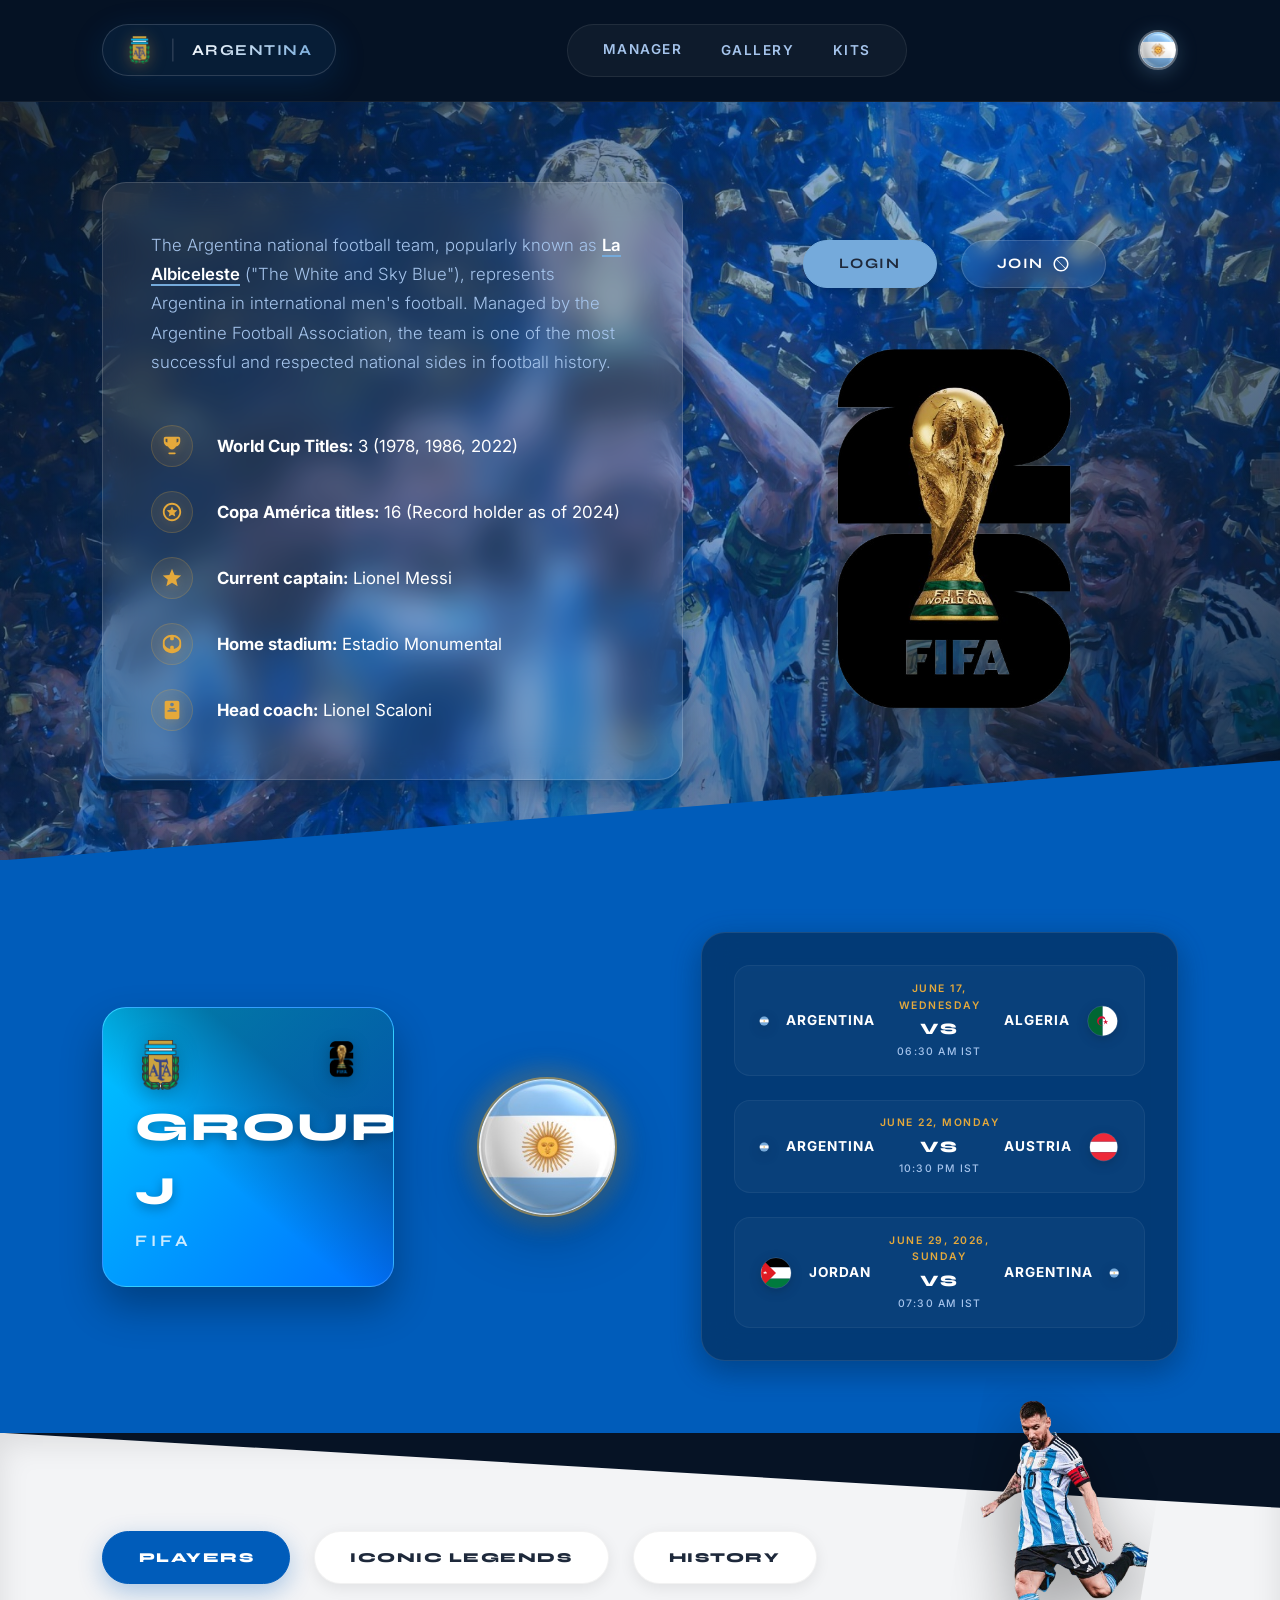
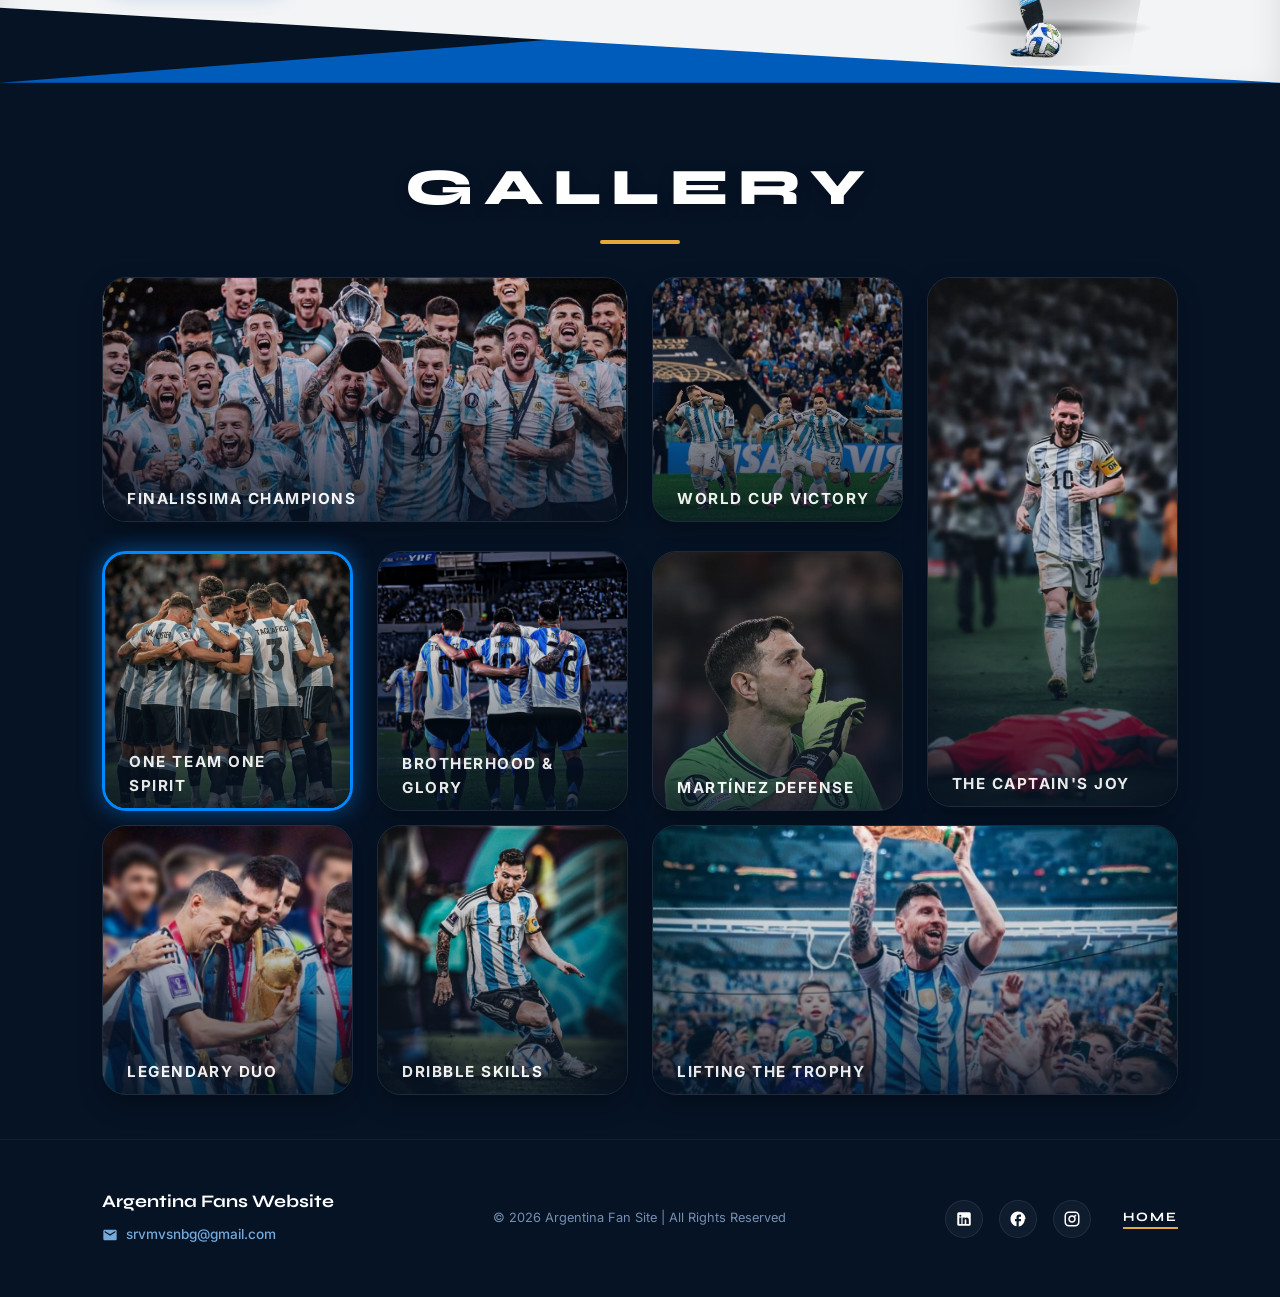
<file: index.html>
<!DOCTYPE html>
<html lang="en">

<head>
    <meta charset="UTF-8">
    <meta name="viewport" content="width=device-width, initial-scale=1.0">
    <meta name="description"
        content="Argentina National Football Team Fan Site - La Albiceleste info, fixtures, team gallery, and historical details.">
    <title>Argentina National Football Team | Fan Site</title>
    <link rel="preconnect" href="https://fonts.googleapis.com">
    <link rel="preconnect" href="https://fonts.gstatic.com" crossorigin>
    <link
        href="https://fonts.googleapis.com/css2?family=Inter:wght@300;400;500;600;700&family=Syncopate:wght@700&family=Syne:wght@700;800&display=swap"
        rel="stylesheet">
    <link rel="stylesheet" href="style.css">
</head>

<body>

    <!-- ═══════════════════════════════════════════════════════════
       PERSISTENT HEADER — Visible on ALL screens
       ═══════════════════════════════════════════════════════════ -->
    <header class="header">
        <!-- Logo / Brand — clicking returns to HOME screen -->
        <div class="logo-badge" id="logo-badge" data-screen="home" role="button" tabindex="0" aria-label="Go to Home">
            <img src="logo.png" alt="AFA Logo" class="crest-img">
            <span class="divider">|</span>
            <span class="logo-text">ARGENTINA</span>
        </div>

        <!-- Primary Navigation — each button shows a separate screen -->
        <nav class="nav-bar" aria-label="Main Navigation">
            <a href="manager.html" class="nav-link" id="nav-manager-btn">MANAGER</a>
            <button class="nav-link" id="nav-gallery-btn" data-scroll="gallery-section">GALLERY</button>
            <button class="nav-link" id="nav-kits-btn" data-screen="kits">KITS</button>
        </nav>

        <!-- Right flag button -->
        <button class="flag-button" aria-label="Argentina Flag" data-screen="home">
            <img src="flag.jpeg" alt="Argentina Flag" class="round-flag-img">
        </button>
    </header>

    <!-- ═══════════════════════════════════════════════════════════
       SCREENS CONTAINER — only ONE .screen.active visible at a time
       ═══════════════════════════════════════════════════════════ -->
    <div id="screens-container">

        <!-- ╔══════════════════════════════════════╗
         ║  SCREEN: HOME  (Desktop – 1)         ║
         ╚══════════════════════════════════════╝ -->
        <div class="screen active" id="screen-home">
            <main class="main-content">

                <!-- ─── Hero / Info Section ─── -->
                <section class="hero-section" aria-label="About Argentina">
                    <div class="hero-container">

                        <!-- Left: Team bio card -->
                        <div class="hero-left">
                            <div class="info-card glass-card">
                                <p class="intro-text">
                                    The Argentina national football team, popularly known as <strong>La
                                        Albiceleste</strong>
                                    ("The White and Sky Blue"), represents Argentina in international men's football.
                                    Managed by the Argentine Football Association, the team is one of the most
                                    successful
                                    and respected national sides in football history.
                                </p>
                                <ul class="info-list">
                                    <li>
                                        <span class="list-icon">
                                            <svg viewBox="0 0 24 24" fill="#E5A93B" aria-hidden="true">
                                                <path
                                                    d="M19 2H5C3.9 2 3 2.9 3 4V7C3 9.76 4.97 12.06 7.55 12.54C8.43 14.28 10.07 15.53 12 15.82V19H9C8.45 19 8 19.45 8 20C8 20.55 8.45 21 9 21H15C15.55 21 16 20.55 16 20C16 19.45 15.55 19 15 19H12V15.82C13.93 15.53 15.57 14.28 16.45 12.54C19.03 12.06 21 9.76 21 7V4C21 2.9 20.1 2 19 2ZM5 7V4H7V8.1C5.8 7.8 5 7 5 7ZM19 7C19 7 18.2 7.8 17 8.1V4H19V7Z" />
                                            </svg>
                                        </span>
                                        <div><strong>World Cup Titles:</strong> 3 (1978, 1986, 2022)</div>
                                    </li>
                                    <li>
                                        <span class="list-icon">
                                            <svg viewBox="0 0 24 24" fill="#E5A93B" aria-hidden="true">
                                                <path
                                                    d="M12 2C6.48 2 2 6.48 2 12S6.48 22 12 22 22 17.52 22 12 17.52 2 12 2ZM12 20C7.59 20 4 16.41 4 12S7.59 4 12 4 20 7.59 20 12 16.41 20 12 20ZM12 6L13.7 9.8 17.8 10.2 14.7 13 15.6 17 12 14.9 8.4 17 9.3 13 6.2 10.2 10.3 9.8 12 6Z" />
                                            </svg>
                                        </span>
                                        <div><strong>Copa América titles:</strong> 16 (Record holder as of 2024)</div>
                                    </li>
                                    <li>
                                        <span class="list-icon">
                                            <svg viewBox="0 0 24 24" fill="#E5A93B" aria-hidden="true">
                                                <path
                                                    d="M12 17.27L18.18 21L16.54 13.97L22 9.24L14.81 8.63L12 2L9.19 8.63L2 9.24L7.46 13.97L5.82 21L12 17.27Z" />
                                            </svg>
                                        </span>
                                        <div><strong>Current captain:</strong> Lionel Messi</div>
                                    </li>
                                    <li>
                                        <span class="list-icon">
                                            <svg viewBox="0 0 24 24" fill="#E5A93B" aria-hidden="true">
                                                <path
                                                    d="M12 2C6.48 2 2 5.58 2 10V14C2 18.42 6.48 22 12 22S22 18.42 22 14V10C22 5.58 17.52 2 12 2ZM20 12C20 13.1 19.38 14.28 18.25 15.34C17.15 16.36 15.64 17.17 14 17.58V15.5C14 14.67 13.33 14 12.5 14H11.5C10.67 14 10 14.67 10 15.5V17.58C8.36 17.17 6.85 16.36 5.75 15.34C4.62 14.28 4 13.1 4 12V10C4 8.9 4.62 7.72 5.75 6.66C6.85 5.64 8.36 4.83 10 4.42V6.5C10 7.33 10.67 8 11.5 8H12.5C13.33 8 14 7.33 14 6.5V4.42C15.64 4.83 17.15 5.64 18.25 6.66C19.38 7.72 20 8.9 20 10V12Z" />
                                            </svg>
                                        </span>
                                        <div><strong>Home stadium:</strong> Estadio Monumental</div>
                                    </li>
                                    <li>
                                        <span class="list-icon">
                                            <svg viewBox="0 0 24 24" fill="#E5A93B" aria-hidden="true">
                                                <path
                                                    d="M6 2C4.9 2 4 2.9 4 4V20C4 21.1 4.9 22 6 22H18C19.1 22 20 21.1 20 20V4C20 2.9 19.1 2 18 2H6ZM12 4C13.1 4 14 4.9 14 6C14 7.1 13.1 8 12 8C10.9 8 10 7.1 10 6C10 4.9 10.9 4 12 4ZM15 11H9V10H15V11ZM17 14H7V12.5L12 10.5L17 12.5V14Z" />
                                            </svg>
                                        </span>
                                        <div><strong>Head coach:</strong> Lionel Scaloni</div>
                                    </li>
                                </ul>
                            </div>
                        </div>

                        <!-- Right: Auth buttons + trophy -->
                        <div class="hero-right">
                            <div class="auth-buttons">
                                <button class="btn btn-primary" id="login-btn">LOGIN</button>
                                <button class="btn btn-secondary" id="join-btn">
                                    JOIN
                                    <svg class="btn-icon" viewBox="0 0 24 24" fill="currentColor" aria-hidden="true">
                                        <path
                                            d="M12 2C6.48 2 2 6.48 2 12C2 17.52 6.48 22 12 22C17.52 22 22 17.52 22 12C22 6.48 17.52 2 12 2ZM12 20C7.59 20 4 16.41 4 12C4 9.91 4.8 8.01 6.09 6.59L17.41 17.91C15.99 19.2 14.09 20 12 20ZM17.91 17.41L6.59 6.09C8.01 4.8 9.91 4 12 4C16.41 4 20 7.59 20 12C20 14.09 19.2 15.99 17.91 17.41Z" />
                                    </svg>
                                </button>
                            </div>

                            <div class="world-cup-silhouette" aria-hidden="true">
                                <img src="b2.png" alt="FIFA World Cup 2026 Emblem" class="world-cup-badge-img">
                            </div>
                        </div>

                    </div>
                </section>

                <!-- ─── Group J / Matches Section ─── -->
                <section class="group-matches-section" aria-label="Group Matches">
                    <div class="diagonal-divider-top"></div>

                    <div class="group-grid">

                        <!-- Left: Group badge card -->
                        <div class="group-graphics-card">
                            <div class="graphics-slant"></div>
                            <div class="graphics-content">
                                <div class="graphics-header">
                                    <img src="logo.png" alt="AFA Logo" class="mini-crest-img">
                                    <img src="b2.png" alt="World Cup Trophy" class="mini-trophy-img">
                                </div>
                                <div class="group-title">GROUP J</div>
                                <div class="fifa-subtext">FIFA</div>
                            </div>
                        </div>

                        <!-- Centre: Glowing flag orb -->
                        <div class="center-flag-container">
                            <div class="glowing-orb"></div>
                            <img src="flag.jpeg" alt="Argentina Flag" class="floating-flag-img">
                        </div>

                        <!-- Right: Matches card -->
                        <div class="matches-card glass-card">
                            <div class="matches-container">

                                <!-- Match 1: Argentina vs Algeria -->
                                <div class="match-row">
                                    <div class="match-team match-team-left">
                                        <svg class="match-flag" viewBox="0 0 100 100" xmlns="http://www.w3.org/2000/svg"
                                            aria-hidden="true">
                                            <clipPath id="argFlag">
                                                <circle cx="50" cy="50" r="44" />
                                            </clipPath>
                                            <g clip-path="url(#argFlag)">
                                                <rect x="0" y="0" width="100" height="33.3" fill="#75AADB" />
                                                <rect x="0" y="33.3" width="100" height="33.4" fill="#FFFFFF" />
                                                <rect x="0" y="66.7" width="100" height="33.3" fill="#75AADB" />
                                                <circle cx="50" cy="50" r="7" fill="#E5A93B" />
                                            </g>
                                            <circle cx="50" cy="50" r="45" fill="none" stroke="rgba(255,255,255,0.2)"
                                                stroke-width="2" />
                                        </svg>
                                        <span class="team-name">ARGENTINA</span>
                                    </div>
                                    <div class="match-details">
                                        <div class="match-date">JUNE 17, WEDNESDAY</div>
                                        <div class="match-vs">VS</div>
                                        <div class="match-time">06:30 AM IST</div>
                                    </div>
                                    <div class="match-team match-team-right">
                                        <span class="team-name">ALGERIA</span>
                                        <svg class="match-flag" viewBox="0 0 100 100" xmlns="http://www.w3.org/2000/svg"
                                            aria-hidden="true">
                                            <clipPath id="dzaFlag">
                                                <circle cx="50" cy="50" r="44" />
                                            </clipPath>
                                            <g clip-path="url(#dzaFlag)">
                                                <rect x="0" y="0" width="50" height="100" fill="#006633" />
                                                <rect x="50" y="0" width="50" height="100" fill="#FFFFFF" />
                                                <path d="M57,40 A14,14 0 1,0 57,60 A11,11 0 1,1 59,57 Z"
                                                    fill="#D21034" />
                                                <polygon
                                                    points="59,45 61,51 67,51 62,54 64,60 59,56 54,60 56,54 51,51 57,51"
                                                    fill="#D21034" />
                                            </g>
                                            <circle cx="50" cy="50" r="45" fill="none" stroke="rgba(255,255,255,0.2)"
                                                stroke-width="2" />
                                        </svg>
                                    </div>
                                </div>

                                <!-- Match 2: Argentina vs Austria -->
                                <div class="match-row">
                                    <div class="match-team match-team-left">
                                        <svg class="match-flag" viewBox="0 0 100 100" xmlns="http://www.w3.org/2000/svg"
                                            aria-hidden="true">
                                            <clipPath id="argFlag2">
                                                <circle cx="50" cy="50" r="44" />
                                            </clipPath>
                                            <g clip-path="url(#argFlag2)">
                                                <rect x="0" y="0" width="100" height="33.3" fill="#75AADB" />
                                                <rect x="0" y="33.3" width="100" height="33.4" fill="#FFFFFF" />
                                                <rect x="0" y="66.7" width="100" height="33.3" fill="#75AADB" />
                                                <circle cx="50" cy="50" r="7" fill="#E5A93B" />
                                            </g>
                                            <circle cx="50" cy="50" r="45" fill="none" stroke="rgba(255,255,255,0.2)"
                                                stroke-width="2" />
                                        </svg>
                                        <span class="team-name">ARGENTINA</span>
                                    </div>
                                    <div class="match-details">
                                        <div class="match-date">JUNE 22, MONDAY</div>
                                        <div class="match-vs">VS</div>
                                        <div class="match-time">10:30 PM IST</div>
                                    </div>
                                    <div class="match-team match-team-right">
                                        <span class="team-name">AUSTRIA</span>
                                        <svg class="match-flag" viewBox="0 0 100 100" xmlns="http://www.w3.org/2000/svg"
                                            aria-hidden="true">
                                            <clipPath id="autFlag">
                                                <circle cx="50" cy="50" r="44" />
                                            </clipPath>
                                            <g clip-path="url(#autFlag)">
                                                <rect x="0" y="0" width="100" height="33.3" fill="#ED2939" />
                                                <rect x="0" y="33.3" width="100" height="33.4" fill="#FFFFFF" />
                                                <rect x="0" y="66.7" width="100" height="33.3" fill="#ED2939" />
                                            </g>
                                            <circle cx="50" cy="50" r="45" fill="none" stroke="rgba(255,255,255,0.2)"
                                                stroke-width="2" />
                                        </svg>
                                    </div>
                                </div>

                                <!-- Match 3: Jordan vs Argentina -->
                                <div class="match-row">
                                    <div class="match-team match-team-left">
                                        <svg class="match-flag" viewBox="0 0 100 100" xmlns="http://www.w3.org/2000/svg"
                                            aria-hidden="true">
                                            <clipPath id="jorFlag">
                                                <circle cx="50" cy="50" r="44" />
                                            </clipPath>
                                            <g clip-path="url(#jorFlag)">
                                                <rect x="0" y="0" width="100" height="33.3" fill="#000000" />
                                                <rect x="0" y="33.3" width="100" height="33.4" fill="#FFFFFF" />
                                                <rect x="0" y="66.7" width="100" height="33.3" fill="#007A3D" />
                                                <polygon points="0,0 50,50 0,100" fill="#E01A22" />
                                                <polygon
                                                    points="18,44 20,48 24,47 21,50 23,54 18,51 13,54 15,50 12,47 16,48"
                                                    fill="#FFFFFF" />
                                            </g>
                                            <circle cx="50" cy="50" r="45" fill="none" stroke="rgba(255,255,255,0.2)"
                                                stroke-width="2" />
                                        </svg>
                                        <span class="team-name">JORDAN</span>
                                    </div>
                                    <div class="match-details">
                                        <div class="match-date">JUNE 29, 2026, SUNDAY</div>
                                        <div class="match-vs">VS</div>
                                        <div class="match-time">07:30 AM IST</div>
                                    </div>
                                    <div class="match-team match-team-right">
                                        <span class="team-name">ARGENTINA</span>
                                        <svg class="match-flag" viewBox="0 0 100 100" xmlns="http://www.w3.org/2000/svg"
                                            aria-hidden="true">
                                            <clipPath id="argFlag3">
                                                <circle cx="50" cy="50" r="44" />
                                            </clipPath>
                                            <g clip-path="url(#argFlag3)">
                                                <rect x="0" y="0" width="100" height="33.3" fill="#75AADB" />
                                                <rect x="0" y="33.3" width="100" height="33.4" fill="#FFFFFF" />
                                                <rect x="0" y="66.7" width="100" height="33.3" fill="#75AADB" />
                                                <circle cx="50" cy="50" r="7" fill="#E5A93B" />
                                            </g>
                                            <circle cx="50" cy="50" r="45" fill="none" stroke="rgba(255,255,255,0.2)"
                                                stroke-width="2" />
                                        </svg>
                                    </div>
                                </div>

                            </div>
                        </div><!-- /matches-card -->

                    </div><!-- /group-grid -->
                </section>

                <!-- ─── Players / Filter Tabs Section ─── -->
                <section class="filters-section" aria-label="Squad Filters">
                    <div class="slant-banner"></div>

                    <div class="filters-layout">
                        <div class="filters-container">
                            <a href="players.html" class="filter-btn active" id="btn-players">PLAYERS</a>
                            <a href="showcase.html" class="filter-btn" id="btn-legends">ICONIC LEGENDS</a>
                            <a href="history.html" class="filter-btn" id="btn-history">HISTORY</a>
                        </div>

                        <div class="player-showcase">
                            <div class="player-shadow"></div>
                            <img src="b1.png"
                                alt="Lionel Messi in action" class="player-img" loading="lazy">
                        </div>
                    </div>
                </section>

                <!-- ─── Gallery Section ─── -->
                <section class="gallery-section" id="gallery-section" aria-label="Photo Gallery">
                    <div class="diagonal-divider-gallery"></div>

                    <h2 class="gallery-title">GALLERY</h2>

                    <div class="gallery-grid">
                        <div class="gallery-item item-1">
                            <img src="gallery1.jpeg"
                                alt="Finalissima trophy celebration" class="gallery-img" loading="lazy">
                            <div class="img-overlay"><span class="overlay-title">FINALISSIMA CHAMPIONS</span></div>
                        </div>
                        <div class="gallery-item item-2">
                            <img src="gallery2.jpeg"
                                alt="World Cup victory pitch celebration" class="gallery-img" loading="lazy">
                            <div class="img-overlay"><span class="overlay-title">WORLD CUP VICTORY</span></div>
                        </div>
                        <div class="gallery-item item-3">
                            <img src="gallery3.jpeg"
                                alt="Lionel Messi victory smile" class="gallery-img" loading="lazy">
                            <div class="img-overlay"><span class="overlay-title">THE CAPTAIN'S JOY</span></div>
                        </div>
                        <div class="gallery-item item-4">
                            <img src="gallery4.jpeg"
                                alt="Team huddle from behind" class="gallery-img" loading="lazy">
                            <div class="img-overlay"><span class="overlay-title">ONE TEAM ONE SPIRIT</span></div>
                        </div>
                        <div class="gallery-item item-5">
                            <img src="gallery5.jpeg"
                                alt="Álvarez, Messi, Lautaro walking together" class="gallery-img" loading="lazy">
                            <div class="img-overlay"><span class="overlay-title">BROTHERHOOD &amp; GLORY</span></div>
                        </div>
                        <div class="gallery-item item-6">
                            <img src="gallery6.jpeg"
                                alt="Emiliano Martinez shushing gesture" class="gallery-img" loading="lazy">
                            <div class="img-overlay"><span class="overlay-title">MARTÍNEZ DEFENSE</span></div>
                        </div>
                        <div class="gallery-item item-7">
                            <img src="gallery7.jpeg"
                                alt="Di María and Messi with World Cup trophy" class="gallery-img" loading="lazy">
                            <div class="img-overlay"><span class="overlay-title">LEGENDARY DUO</span></div>
                        </div>
                        <div class="gallery-item item-8">
                            <img src="gallery8.jpeg"
                                alt="Lionel Messi dribbling in match action" class="gallery-img" loading="lazy">
                            <div class="img-overlay"><span class="overlay-title">DRIBBLE SKILLS</span></div>
                        </div>
                        <div class="gallery-item item-9">
                            <img src="gallery9.jpeg"
                                alt="Messi lifted on shoulders with trophy" class="gallery-img" loading="lazy">
                            <div class="img-overlay"><span class="overlay-title">LIFTING THE TROPHY</span></div>
                        </div>
                    </div>
                </section>

            </main>

            <!-- Footer (part of HOME screen) -->
            <footer class="footer">
                <div class="footer-container">
                    <div class="footer-left">
                        <h3 class="footer-brand">Argentina Fans Website</h3>
                        <a href="mailto:srvmvsnbg@gmail.com" class="footer-mail">
                            <svg class="mail-icon" viewBox="0 0 24 24" fill="currentColor" aria-hidden="true">
                                <path
                                    d="M20 4H4C2.9 4 2.01 4.9 2.01 6L2 18C2 19.1 2.9 20 4 20H20C21.1 20 22 19.1 22 18V6C22 4.9 21.1 4 20 4ZM20 8L12 13L4 8V6L12 11L20 6V8Z" />
                            </svg>
                            srvmvsnbg@gmail.com
                        </a>
                    </div>

                    <div class="footer-center">
                        <p class="copyright">&copy; 2026 Argentina Fan Site | All Rights Reserved</p>
                    </div>

                    <div class="footer-right">
                        <div class="social-links">
                            <a href="#" aria-label="LinkedIn" class="social-circle">
                                <svg viewBox="0 0 24 24" fill="currentColor">
                                    <path
                                        d="M19 3a2 2 0 0 1 2 2v14a2 2 0 0 1-2 2H5a2 2 0 0 1-2-2V5a2 2 0 0 1 2-2h14m-.5 15.5v-5.3a3.26 3.26 0 0 0-3.26-3.26c-.85 0-1.84.52-2.32 1.3v-1.11h-2.8v8.37h2.8v-4.87c0-.26.05-.53.13-.72a1.11 1.11 0 0 1 1-.72c.62 0 1 .46 1 1.13v5.18h2.8M7.12 9.06a1.44 1.44 0 1 0-1.44-1.44 1.44 1.44 0 0 0 1.44 1.44m1.4 9.44V10.1H5.72v8.4h2.8Z" />
                                </svg>
                            </a>
                            <a href="#" aria-label="Facebook" class="social-circle">
                                <svg viewBox="0 0 24 24" fill="currentColor">
                                    <path
                                        d="M22 12c0-5.52-4.48-10-10-10S2 6.48 2 12c0 4.84 3.44 8.87 8 9.8V15H8v-3h2V9.5C10 7.57 11.57 6 13.5 6H16v3h-2c-.55 0-1 .45-1 1v2h3v3h-3v6.95c4.56-.93 8-4.96 8-9.75Z" />
                                </svg>
                            </a>
                            <a href="#" aria-label="Instagram" class="social-circle">
                                <svg viewBox="0 0 24 24" fill="currentColor">
                                    <path
                                        d="M7.8 2h8.4C19.4 2 22 4.6 22 7.8v8.4c0 3.2-2.6 5.8-5.8 5.8H7.8C4.6 22 2 19.4 2 16.2V7.8C2 4.6 4.6 2 7.8 2m-.2 2C5.6 4 4 5.6 4 7.6v8.8C4 18.4 5.6 20 7.6 20h8.8c2 0 3.6-1.6 3.6-3.6V7.6c0-2-1.6-3.6-3.6-3.6H7.6m8.9 2.2c.7 0 1.3.6 1.3 1.3c0 .7-.6 1.3-1.3 1.3c-.7 0-1.3-.6-1.3-1.3c0-.7.6-1.3 1.3-1.3M12 7c2.8 0 5 2.2 5 5s-2.2 5-5 5s-5-2.2-5-5s2.2-5 5-5m0 2c-1.7 0-3 1.3-3 3s1.3 3 3 3s3-1.3 3-3s-1.3-3-3-3Z" />
                                </svg>
                            </a>
                        </div>
                        <button class="footer-home" id="footer-home-btn" data-screen="home">HOME</button>
                    </div>
                </div>
            </footer>
        </div>
        <!-- ╚══════ END HOME SCREEN ══════╝ -->


        <!-- ╔══════════════════════════════════════╗
         ║  SCREEN: MANAGER                     ║
         ╚══════════════════════════════════════╝ -->
        <div class="screen" id="screen-manager">
            <div class="placeholder-screen">
                <div class="placeholder-inner">
                    <div class="placeholder-badge" aria-hidden="true">
                        <svg viewBox="0 0 100 120" xmlns="http://www.w3.org/2000/svg">
                            <polygon points="50,5 55,20 70,20 58,30 62,45 50,35 38,45 42,30 30,20 45,20"
                                fill="#E5A93B" />
                            <polygon points="25,15 30,30 45,30 33,40 37,55 25,45 13,55 17,40 5,30 20,30"
                                fill="#E5A93B" />
                            <polygon points="75,15 80,30 95,30 83,40 87,55 75,45 63,55 67,40 55,30 70,30"
                                fill="#E5A93B" />
                            <path d="M10,40 Q10,35 15,35 L85,35 Q90,35 90,40 L90,80 Q90,110 50,118 Q10,110 10,80 Z"
                                fill="#0B2545" stroke="#E5A93B" stroke-width="4" />
                            <path d="M25,35 L25,92 C32,103 42,109 50,114 C58,109 68,103 75,92 L75,35 Z"
                                fill="#FFFFFF" />
                            <path d="M38,35 L38,103 C42,106 46,108 50,109 C54,108 58,106 62,103 L62,35 Z"
                                fill="#75AADB" />
                            <path d="M50,45 L40,85 M50,45 L60,85 M43,72 L57,72" stroke="#E5A93B" stroke-width="4" />
                            <path d="M30,85 H70" stroke="#E5A93B" stroke-width="4" />
                        </svg>
                    </div>
                    <h1 class="placeholder-title">MANAGER</h1>
                    <p class="placeholder-subtitle">Screen content coming soon</p>
                    <div class="placeholder-dots" aria-hidden="true">
                        <span></span><span></span><span></span>
                    </div>
                </div>
            </div>
        </div>


        <!-- ╔══════════════════════════════════════╗
         ║  SCREEN: KITS                        ║
         ╚══════════════════════════════════════╝ -->
        <div class="screen" id="screen-kits">
            <div class="kits-container">
                <h1 class="kits-title">KITS</h1>

                <div class="kits-grid">
                    <!-- Messi Away Portrait (1st image) -->
                    <div class="kit-item player-portrait home-player">
                        <img src="je4.png"
                            alt="Messi in Away Kit" class="portrait-img" loading="lazy">
                    </div>

                    <!-- Messi Home Portrait (2nd image) -->
                    <div class="kit-item player-portrait home-player">
                        <img src="je1.jpeg"
                            alt="Messi in Home Kit" class="portrait-img" loading="lazy">
                    </div>

                    <!-- Home Jersey Card (3rd image) -->
                    <div class="kit-item player-portrait home-player">
                        <img src="je2.jpeg" alt="Argentina Home Jersey" class="portrait-img" loading="lazy">
                    </div>

                    <!-- Away Jersey Card (4th image) -->
                    <div class="kit-item player-portrait home-player">
                        <img src="je3.png" alt="Argentina Away Jersey" class="portrait-img" loading="lazy">
                    </div>

                    <!-- Kit Labels -->
                    <div class="kit-label-card away-label-left"><span class="kit-label">AWAY</span></div>
                    <div class="kit-label-card home-label-center"><span class="kit-label">HOME</span></div>
                    <div class="kit-label-card away-label-right"><span class="kit-label">AWAY</span></div>
                </div>
            </div>
        </div>
        <!-- ╚══════ END KITS SCREEN ══════╝ -->

    </div><!-- /#screens-container -->


    <!-- ═══════════════════════════════════════════════════════════
       JAVASCRIPT — Screen Switching & Filter Tabs
       ═══════════════════════════════════════════════════════════ -->
    <script>
        document.addEventListener('DOMContentLoaded', () => {

            const allScreens = document.querySelectorAll('.screen');
            const screenBtns = document.querySelectorAll('[data-screen]');   // switch screens
            const scrollBtns = document.querySelectorAll('[data-scroll]');   // scroll-to on home

            // ── Show a screen by ID ───────────────────────────────────
            function showScreen(screenId) {
                allScreens.forEach(s => s.classList.remove('active'));
                const target = document.getElementById('screen-' + screenId);
                if (target) target.classList.add('active');

                // Highlight matching nav buttons
                screenBtns.forEach(el => el.classList.remove('nav-active'));
                scrollBtns.forEach(el => el.classList.remove('nav-active'));
                screenBtns.forEach(el => {
                    if (el.dataset.screen === screenId) el.classList.add('nav-active');
                });

                // Scroll back to top
                window.scrollTo({ top: 0, behavior: 'smooth' });
            }

            // Attach to every [data-screen] element
            screenBtns.forEach(el => {
                el.addEventListener('click', (e) => {
                    e.preventDefault();
                    showScreen(el.dataset.screen);
                });
                // Keyboard support for non-button roles
                el.addEventListener('keydown', (e) => {
                    if (e.key === 'Enter' || e.key === ' ') {
                        e.preventDefault();
                        showScreen(el.dataset.screen);
                    }
                });
            });

            // ── Attach to every [data-scroll] element (e.g., GALLERY) ───
            scrollBtns.forEach(el => {
                el.addEventListener('click', (e) => {
                    e.preventDefault();
                    showScreen('home'); // Ensure home screen is active
                    const targetId = el.dataset.scroll;
                    const targetEl = document.getElementById(targetId);
                    if (targetEl) {
                        targetEl.scrollIntoView({ behavior: 'smooth', block: 'start' });
                    }
                });
            });

            // ── Filter-tab switching (Players / Legends / History) ────
            const filterBtns = document.querySelectorAll('.filter-btn');
            filterBtns.forEach(btn => {
                btn.addEventListener('click', () => {
                    filterBtns.forEach(b => b.classList.remove('active'));
                    btn.classList.add('active');
                });
            });

        });
    </script>

</body>

</html>
</file>
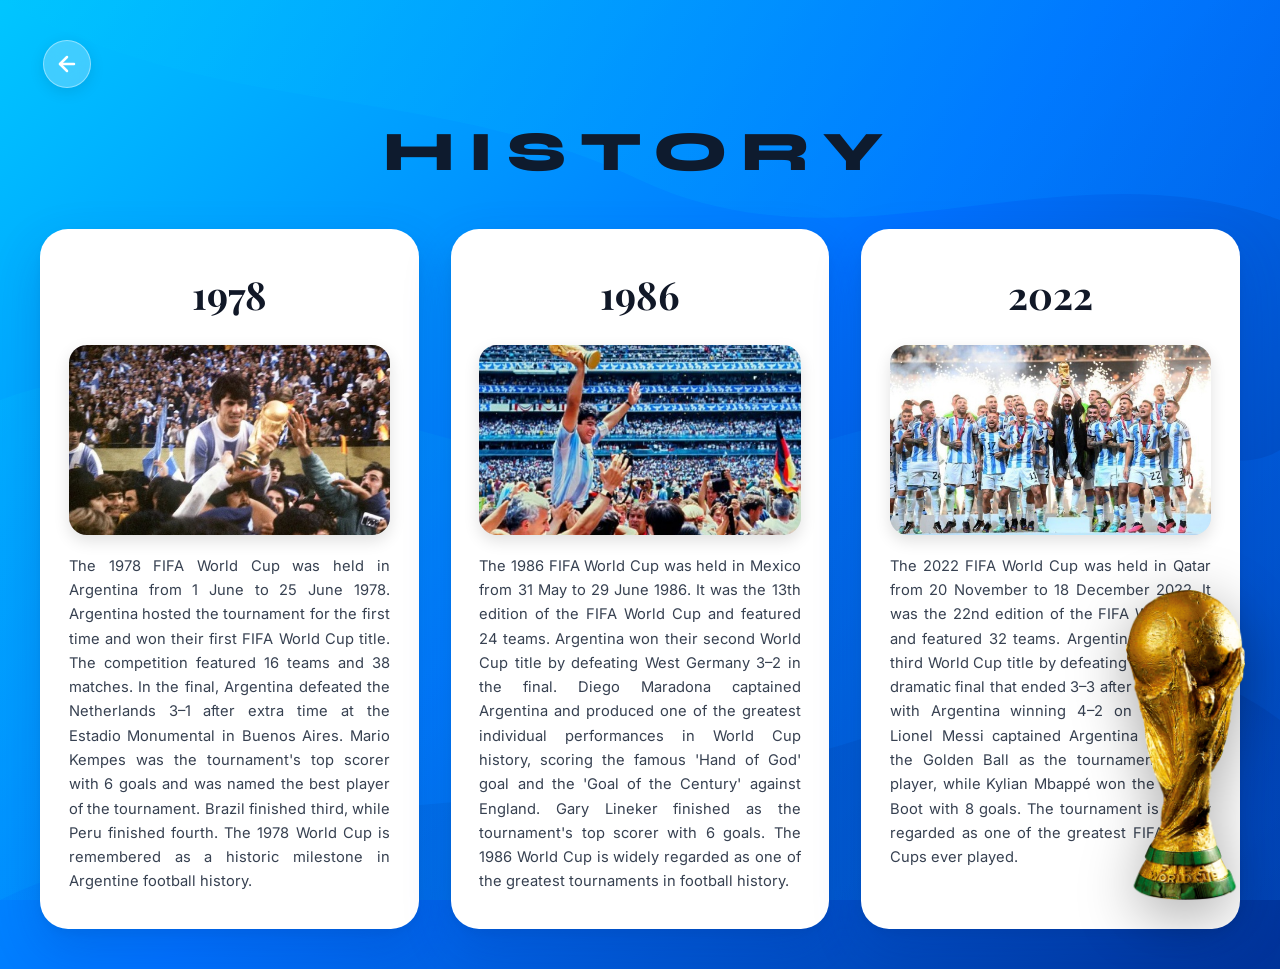
<file: history.html>
<!DOCTYPE html>
<html lang="en">
<head>
    <meta charset="UTF-8">
    <meta name="viewport" content="width=device-width, initial-scale=1.0">
    <title>History - Argentina World Cup Victories | 1978, 1986, 2022</title>
    <meta name="description" content="Explore the historic FIFA World Cup victories of Argentina in 1978, 1986, and 2022. Matches, heroes, and iconic moments.">
    <!-- Google Fonts -->
    <link rel="preconnect" href="https://fonts.googleapis.com">
    <link rel="preconnect" href="https://fonts.gstatic.com" crossorigin>
    <link href="https://fonts.googleapis.com/css2?family=Inter:wght@400;500;600;700&family=Playfair+Display:ital,wght@0,700;1,400&family=Syne:wght@700;800&display=swap" rel="stylesheet">
    <link rel="stylesheet" href="style.css">
</head>
<body class="history-page-body">

    <!-- Fluid Background Waves -->
    <div class="fluid-bg-waves" aria-hidden="true">
        <svg viewBox="0 0 1440 900" fill="none" xmlns="http://www.w3.org/2000/svg" preserveAspectRatio="none">
            <path d="M0 0C240 120 480 80 720 180C960 280 1200 140 1440 220V0H0Z" fill="url(#histWaveGrad1)" opacity="0.45"/>
            <path d="M0 900C360 750 720 850 1080 700C1260 625 1380 680 1440 720V900H0Z" fill="url(#histWaveGrad2)" opacity="0.6"/>
            <path d="M0 400C300 300 600 550 900 450C1200 350 1350 500 1440 450V900H0Z" fill="url(#histWaveGrad1)" opacity="0.25"/>
            <defs>
                <linearGradient id="histWaveGrad1" x1="0" y1="0" x2="1440" y2="300" gradientUnits="userSpaceOnUse">
                    <stop stop-color="#00C6FF"/>
                    <stop offset="1" stop-color="#0072FF"/>
                </linearGradient>
                <linearGradient id="histWaveGrad2" x1="0" y1="900" x2="1440" y2="700" gradientUnits="userSpaceOnUse">
                    <stop stop-color="#0072FF"/>
                    <stop offset="1" stop-color="#003399"/>
                </linearGradient>
            </defs>
        </svg>
    </div>

    <div class="history-page-wrapper">
        
        <!-- Top Action Navigation Bar (Back Button) -->
        <div class="history-top-nav">
            <a href="index.html" class="history-back-btn" aria-label="Back to Home Page" title="Back to Home">
                <svg viewBox="0 0 24 24" fill="none" stroke="currentColor" stroke-width="2.5" stroke-linecap="round" stroke-linejoin="round" class="back-arrow-svg">
                    <line x1="19" y1="12" x2="5" y2="12"></line>
                    <polyline points="12 19 5 12 12 5"></polyline>
                </svg>
            </a>
        </div>

        <!-- Main History Content Area -->
        <main class="history-main">
            
            <!-- Page Header Title -->
            <header class="history-header">
                <h1 class="history-page-title">HISTORY</h1>
            </header>

            <!-- 3-Column Cards Grid -->
            <div class="history-cards-grid">
                
                <!-- Card 1: 1978 -->
                <article class="history-card">
                    <h2 class="card-year-title">1978</h2>
                    <div class="history-photo-box">
                        <img src="hi1.jpeg" 
                             alt="Argentina 1978 World Cup victory celebration" 
                             class="history-card-img" 
                             loading="lazy">
                    </div>
                    <div class="card-text-content">
                        <p>The 1978 FIFA World Cup was held in Argentina from 1 June to 25 June 1978. Argentina hosted the tournament for the first time and won their first FIFA World Cup title. The competition featured 16 teams and 38 matches. In the final, Argentina defeated the Netherlands 3–1 after extra time at the Estadio Monumental in Buenos Aires. Mario Kempes was the tournament's top scorer with 6 goals and was named the best player of the tournament. Brazil finished third, while Peru finished fourth. The 1978 World Cup is remembered as a historic milestone in Argentine football history.</p>
                    </div>
                </article>

                <!-- Card 2: 1986 -->
                <article class="history-card">
                    <h2 class="card-year-title">1986</h2>
                    <div class="history-photo-box">
                        <img src="hi2.jpeg" 
                             alt="Diego Maradona and Argentina celebrating 1986 World Cup" 
                             class="history-card-img" 
                             loading="lazy">
                    </div>
                    <div class="card-text-content">
                        <p>The 1986 FIFA World Cup was held in Mexico from 31 May to 29 June 1986. It was the 13th edition of the FIFA World Cup and featured 24 teams. Argentina won their second World Cup title by defeating West Germany 3–2 in the final. Diego Maradona captained Argentina and produced one of the greatest individual performances in World Cup history, scoring the famous 'Hand of God' goal and the 'Goal of the Century' against England. Gary Lineker finished as the tournament's top scorer with 6 goals. The 1986 World Cup is widely regarded as one of the greatest tournaments in football history.</p>
                    </div>
                </article>

                <!-- Card 3: 2022 -->
                <article class="history-card">
                    <h2 class="card-year-title">2022</h2>
                    <div class="history-photo-box">
                        <img src="hi3.jpeg" 
                             alt="Lionel Messi and Argentina lifting 2022 World Cup trophy" 
                             class="history-card-img" 
                             loading="lazy">
                    </div>
                    <div class="card-text-content">
                        <p>The 2022 FIFA World Cup was held in Qatar from 20 November to 18 December 2022. It was the 22nd edition of the FIFA World Cup and featured 32 teams. Argentina won their third World Cup title by defeating France in a dramatic final that ended 3–3 after extra time, with Argentina winning 4–2 on penalties. Lionel Messi captained Argentina and won the Golden Ball as the tournament's best player, while Kylian Mbappé won the Golden Boot with 8 goals. The tournament is widely regarded as one of the greatest FIFA World Cups ever played.</p>
                    </div>
                </article>

            </div>

        </main>

        <!-- Right Side Pic in History Tab (cup.png) -->
        <aside class="floating-trophy-container" aria-hidden="true">
            <img src="cup.png" alt="World Cup Trophy" class="history-side-img">
        </aside>

    </div>

</body>
</html>
</file>
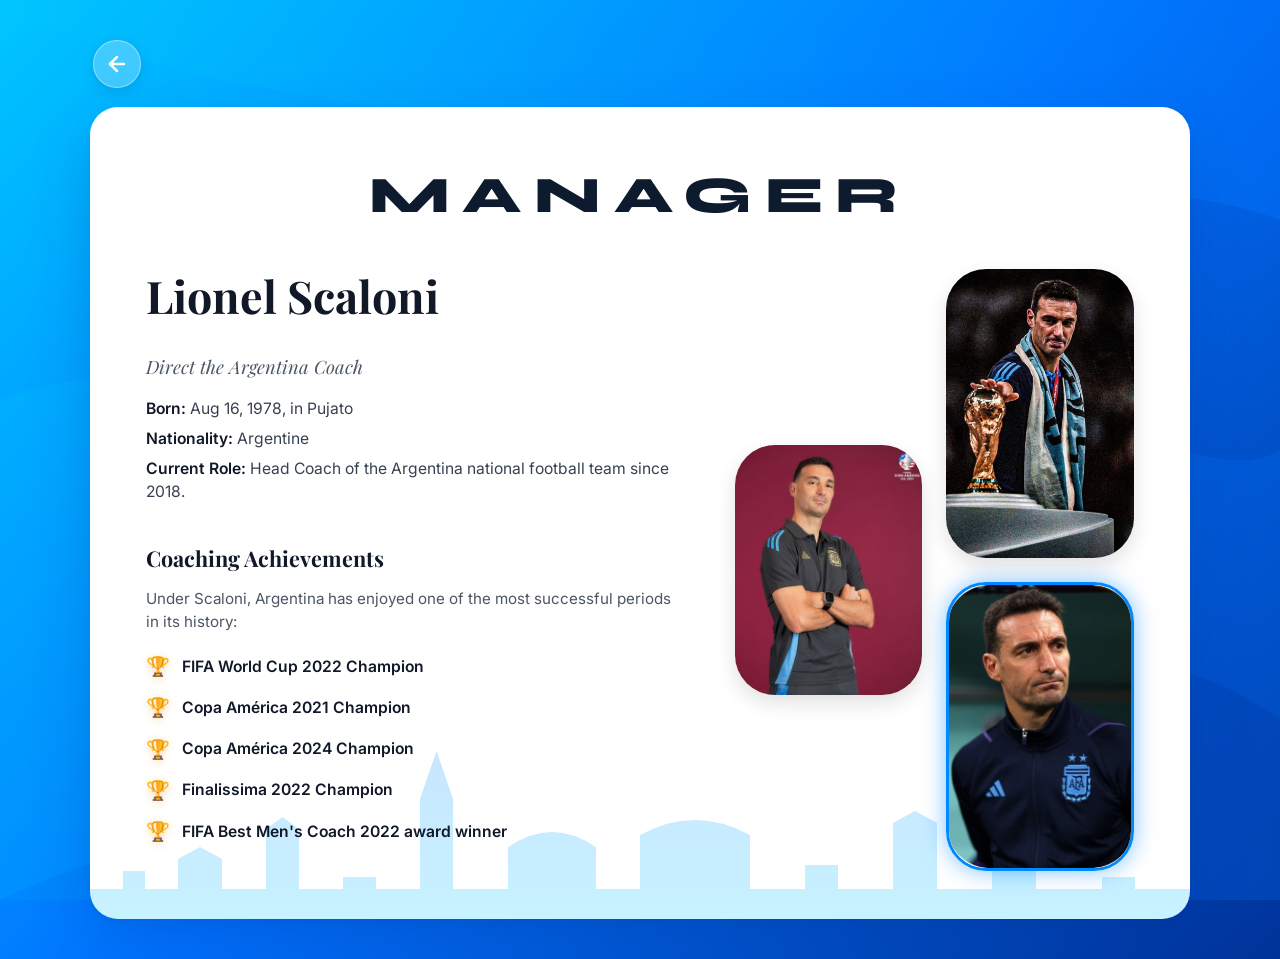
<file: manager.html>
<!DOCTYPE html>
<html lang="en">
<head>
    <meta charset="UTF-8">
    <meta name="viewport" content="width=device-width, initial-scale=1.0">
    <title>Manager - Lionel Scaloni | Argentina National Team</title>
    <meta name="description" content="Lionel Scaloni - Head Coach of Argentina National Football Team. Profile, achievements, and career statistics.">
    <!-- Google Fonts -->
    <link rel="preconnect" href="https://fonts.googleapis.com">
    <link rel="preconnect" href="https://fonts.gstatic.com" crossorigin>
    <link href="https://fonts.googleapis.com/css2?family=Inter:wght@400;500;600;700&family=Playfair+Display:ital,wght@0,700;1,400&family=Syne:wght@700;800&display=swap" rel="stylesheet">
    <link rel="stylesheet" href="style.css">
</head>
<body class="manager-page-body">

    <!-- Fluid Background Waves -->
    <div class="fluid-bg-waves" aria-hidden="true">
        <svg viewBox="0 0 1440 900" fill="none" xmlns="http://www.w3.org/2000/svg" preserveAspectRatio="none">
            <path d="M0 0C240 120 480 80 720 180C960 280 1200 140 1440 220V0H0Z" fill="url(#waveGrad1)" opacity="0.45"/>
            <path d="M0 900C360 750 720 850 1080 700C1260 625 1380 680 1440 720V900H0Z" fill="url(#waveGrad2)" opacity="0.6"/>
            <path d="M0 400C300 300 600 550 900 450C1200 350 1350 500 1440 450V900H0Z" fill="url(#waveGrad1)" opacity="0.25"/>
            <defs>
                <linearGradient id="waveGrad1" x1="0" y1="0" x2="1440" y2="300" gradientUnits="userSpaceOnUse">
                    <stop stop-color="#00C6FF"/>
                    <stop offset="1" stop-color="#0072FF"/>
                </linearGradient>
                <linearGradient id="waveGrad2" x1="0" y1="900" x2="1440" y2="700" gradientUnits="userSpaceOnUse">
                    <stop stop-color="#0072FF"/>
                    <stop offset="1" stop-color="#003399"/>
                </linearGradient>
            </defs>
        </svg>
    </div>

    <div class="manager-page-wrapper">
        <!-- Top Navigation Action (Back Button) -->
        <div class="manager-top-nav">
            <a href="index.html" class="manager-back-btn" aria-label="Back to Home Page" title="Back to Home">
                <svg viewBox="0 0 24 24" fill="none" stroke="currentColor" stroke-width="2.5" stroke-linecap="round" stroke-linejoin="round" class="back-arrow-svg">
                    <line x1="19" y1="12" x2="5" y2="12"></line>
                    <polyline points="12 19 5 12 12 5"></polyline>
                </svg>
            </a>
        </div>

        <!-- Main Manager Card Container -->
        <main class="manager-main">
            <article class="manager-card">
                
                <!-- Card Header Title -->
                <header class="manager-card-header">
                    <h1 class="manager-card-title">MANAGER</h1>
                </header>

                <!-- Two-Column Grid Content -->
                <div class="manager-card-body">
                    
                    <!-- Left Side: Bio & Coaching Achievements -->
                    <section class="manager-info-column">
                        <h2 class="manager-name">Lionel Scaloni</h2>
                        
                        <div class="manager-bio-block">
                            <p class="bio-tagline">Direct the Argentina Coach</p>
                            <ul class="bio-details-list">
                                <li><strong>Born:</strong> Aug 16, 1978, in Pujato</li>
                                <li><strong>Nationality:</strong> Argentine</li>
                                <li><strong>Current Role:</strong> Head Coach of the Argentina national football team since 2018.</li>
                            </ul>
                        </div>

                        <div class="manager-achievements-block">
                            <h3 class="achievements-title">Coaching Achievements</h3>
                            <p class="achievements-subtitle">Under Scaloni, Argentina has enjoyed one of the most successful periods in its history:</p>
                            
                            <ul class="trophy-list">
                                <li>
                                    <span class="trophy-emoji" aria-hidden="true">🏆</span>
                                    <span class="trophy-desc"><strong>FIFA World Cup 2022 Champion</strong></span>
                                </li>
                                <li>
                                    <span class="trophy-emoji" aria-hidden="true">🏆</span>
                                    <span class="trophy-desc"><strong>Copa América 2021 Champion</strong></span>
                                </li>
                                <li>
                                    <span class="trophy-emoji" aria-hidden="true">🏆</span>
                                    <span class="trophy-desc"><strong>Copa América 2024 Champion</strong></span>
                                </li>
                                <li>
                                    <span class="trophy-emoji" aria-hidden="true">🏆</span>
                                    <span class="trophy-desc"><strong>Finalissima 2022 Champion</strong></span>
                                </li>
                                <li>
                                    <span class="trophy-emoji" aria-hidden="true">🏆</span>
                                    <span class="trophy-desc"><strong>FIFA Best Men's Coach 2022 award winner</strong></span>
                                </li>
                            </ul>
                        </div>
                    </section>

                    <!-- Right Side: 3 Scaloni Photos -->
                    <aside class="manager-photos-column" aria-label="Lionel Scaloni Photo Gallery">
                        <div class="photos-layout-grid">
                            
                            <!-- Left Photo in grid (m1.jpeg) -->
                            <div class="photo-card photo-maroon">
                                <img src="m1.jpeg" 
                                     alt="Lionel Scaloni standing confident" 
                                     class="scaloni-img" 
                                     loading="lazy">
                            </div>

                            <!-- Right Top Photo (m2.jpeg) -->
                            <div class="photo-card photo-trophy">
                                <img src="m2.jpeg" 
                                     alt="Lionel Scaloni with World Cup Trophy" 
                                     class="scaloni-img" 
                                     loading="lazy">
                            </div>

                            <!-- Right Bottom Photo (m3.jpeg) -->
                            <div class="photo-card photo-portrait-highlight">
                                <img src="m3.jpeg" 
                                     alt="Lionel Scaloni portrait in Argentina tracksuit" 
                                     class="scaloni-img" 
                                     loading="lazy">
                            </div>

                        </div>
                    </aside>

                </div>

                <!-- Subtle City Skyline Vector Silhouette Watermark in Background -->
                <div class="skyline-watermark-container" aria-hidden="true">
                    <svg viewBox="0 0 1000 300" preserveAspectRatio="none" class="skyline-svg">
                        <path d="M0,300 L0,250 L30,250 L30,220 L50,220 L50,250 L80,250 L80,200 L100,180 L120,200 L120,250 L160,250 L160,150 L175,130 L190,150 L190,250 L230,250 L230,230 L260,230 L260,250 L300,250 L300,100 L315,20 L330,100 L330,250 L380,250 L380,180 Q420,130 460,180 L460,250 L500,250 L500,160 Q550,110 600,160 L600,250 L650,250 L650,210 L680,210 L680,250 L730,250 L730,140 L750,120 L770,140 L770,250 L820,250 L820,190 L860,190 L860,250 L920,250 L920,230 L950,230 L950,250 L1000,250 L1000,300 Z" 
                              fill="url(#skylineGrad)" opacity="0.22"/>
                        <defs>
                            <linearGradient id="skylineGrad" x1="0" y1="0" x2="0" y2="300" gradientUnits="userSpaceOnUse">
                                <stop stop-color="#0088FF"/>
                                <stop offset="1" stop-color="#00C6FF"/>
                            </linearGradient>
                        </defs>
                    </svg>
                </div>

            </article>
        </main>
    </div>

</body>
</html>
</file>
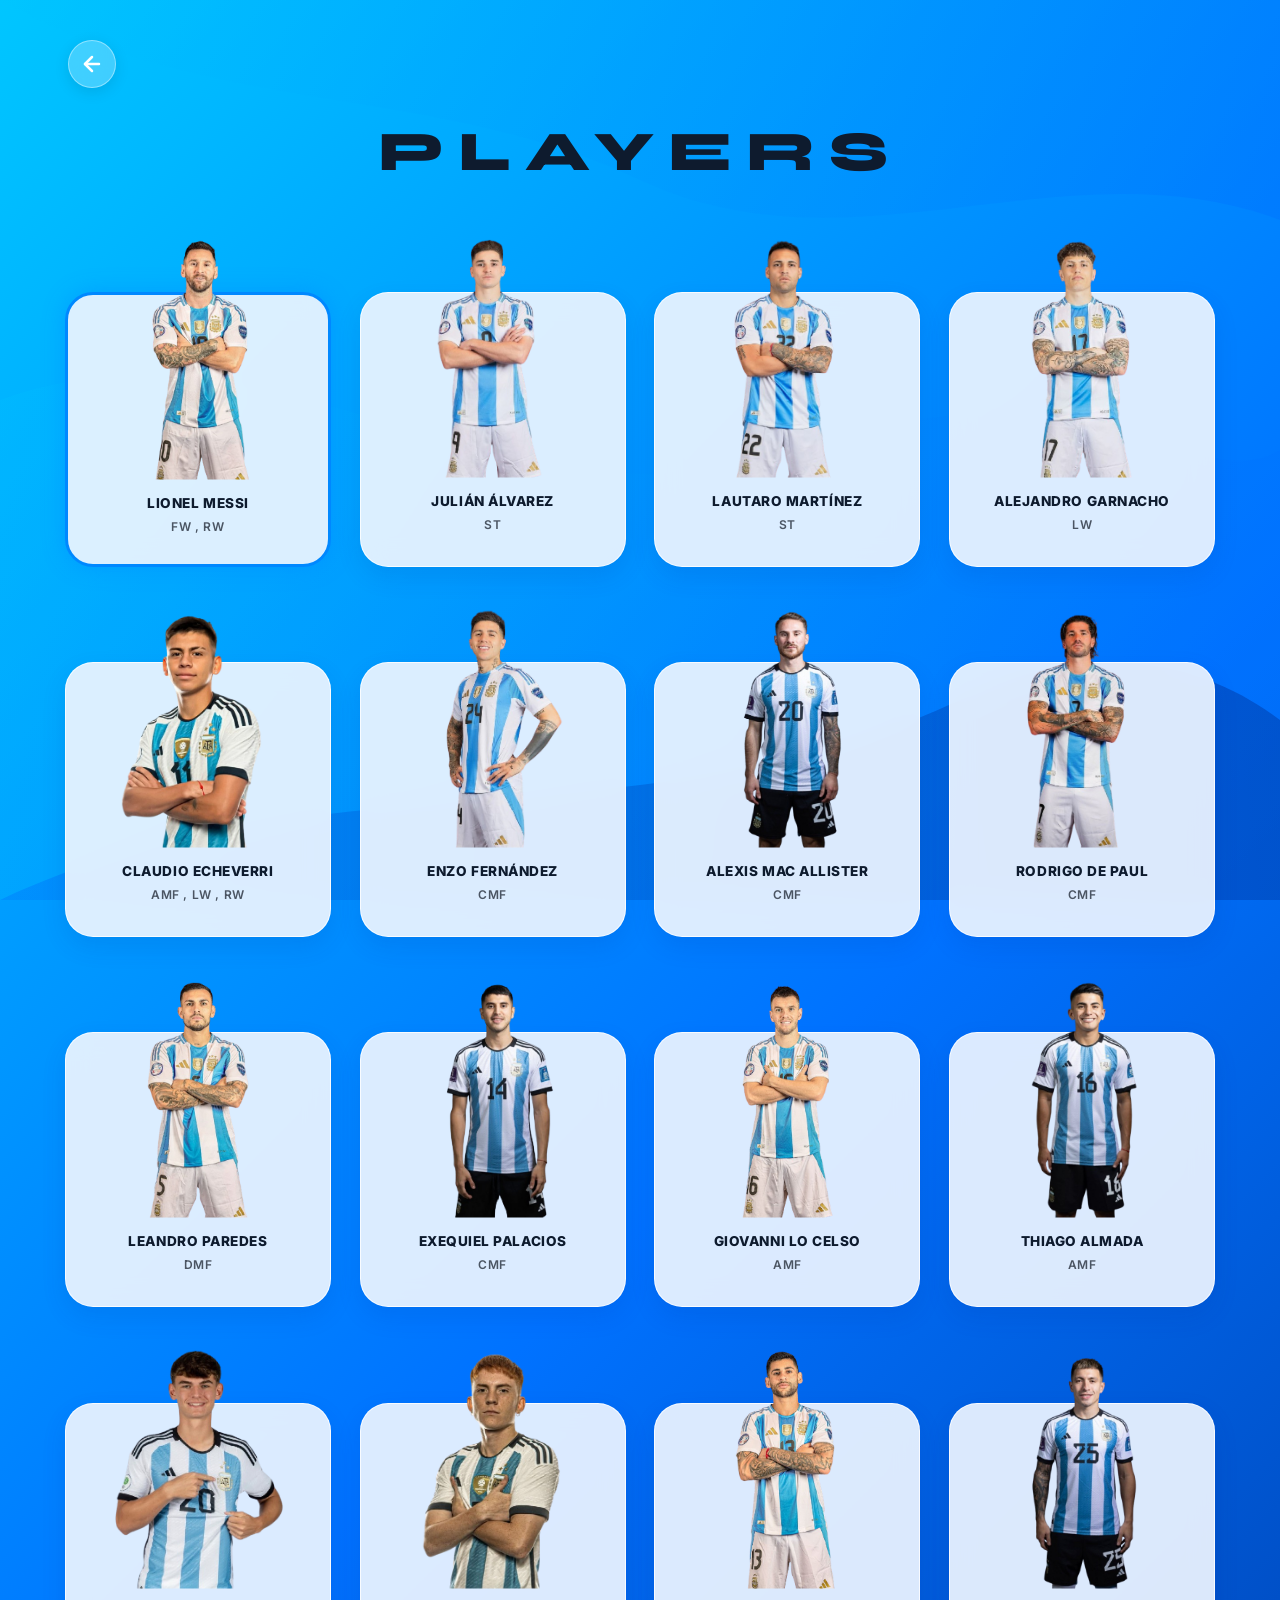
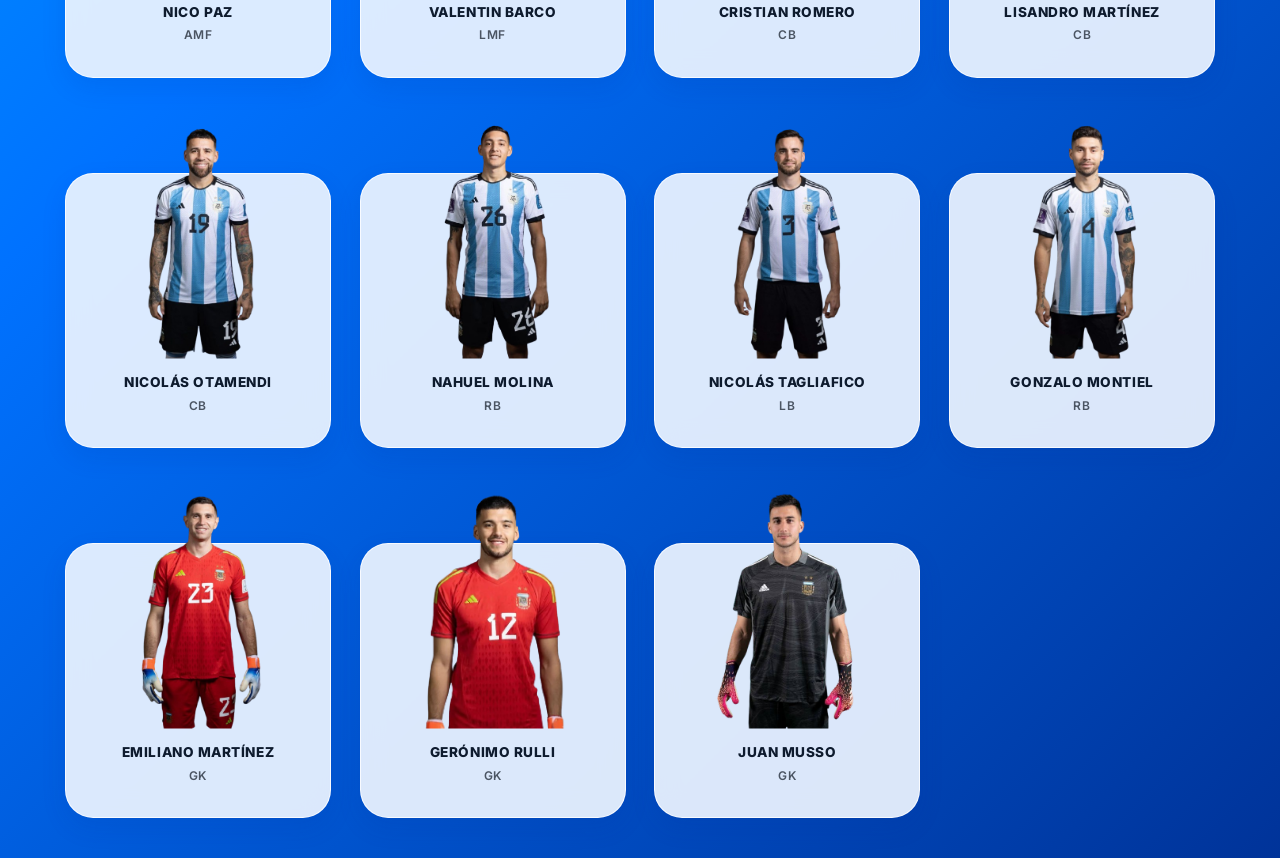
<file: players.html>
<!DOCTYPE html>
<html lang="en">
<head>
    <meta charset="UTF-8">
    <meta name="viewport" content="width=device-width, initial-scale=1.0">
    <title>Squad Players - Argentina National Team</title>
    <meta name="description" content="Official Argentina National Football Team squad player roster, positions, and details.">
    <!-- Google Fonts -->
    <link rel="preconnect" href="https://fonts.googleapis.com">
    <link rel="preconnect" href="https://fonts.gstatic.com" crossorigin>
    <link href="https://fonts.googleapis.com/css2?family=Inter:wght@400;500;600;700;800&family=Syne:wght@700;800;900&display=swap" rel="stylesheet">
    <link rel="stylesheet" href="style.css">
</head>
<body class="players-grid-page-body">

    <!-- Fluid Background Waves -->
    <div class="fluid-bg-waves" aria-hidden="true">
        <svg viewBox="0 0 1440 900" fill="none" xmlns="http://www.w3.org/2000/svg" preserveAspectRatio="none">
            <path d="M0 0C240 120 480 80 720 180C960 280 1200 140 1440 220V0H0Z" fill="url(#gridWaveGrad1)" opacity="0.45"/>
            <path d="M0 900C360 750 720 850 1080 700C1260 625 1380 680 1440 720V900H0Z" fill="url(#gridWaveGrad2)" opacity="0.6"/>
            <path d="M0 400C300 300 600 550 900 450C1200 350 1350 500 1440 450V900H0Z" fill="url(#gridWaveGrad1)" opacity="0.25"/>
            <defs>
                <linearGradient id="gridWaveGrad1" x1="0" y1="0" x2="1440" y2="300" gradientUnits="userSpaceOnUse">
                    <stop stop-color="#00C6FF"/>
                    <stop offset="1" stop-color="#0072FF"/>
                </linearGradient>
                <linearGradient id="gridWaveGrad2" x1="0" y1="900" x2="1440" y2="700" gradientUnits="userSpaceOnUse">
                    <stop stop-color="#0072FF"/>
                    <stop offset="1" stop-color="#003399"/>
                </linearGradient>
            </defs>
        </svg>
    </div>

    <div class="players-grid-page-wrapper">
        
        <!-- Top Action Navigation Bar (Back Button) -->
        <div class="players-top-nav">
            <a href="index.html" class="players-back-btn" aria-label="Back to Home Page" title="Back to Home">
                <svg viewBox="0 0 24 24" fill="none" stroke="currentColor" stroke-width="2.5" stroke-linecap="round" stroke-linejoin="round" class="back-arrow-svg">
                    <line x1="19" y1="12" x2="5" y2="12"></line>
                    <polyline points="12 19 5 12 12 5"></polyline>
                </svg>
            </a>
        </div>

        <!-- Main Content Area -->
        <main class="players-grid-main">
            
            <!-- Page Header Title -->
            <header class="players-grid-header">
                <h1 class="players-grid-title">PLAYERS</h1>
            </header>

            <!-- 4-Column Squad Grid -->
            <div class="squad-cards-grid">
                
                <!-- Row 1 -->
                <article class="squad-card highlight-card">
                    <div class="card-img-box">
                        <img src="p1.png" alt="Lionel Messi" class="squad-player-img" loading="lazy">
                    </div>
                    <h2 class="player-card-name">LIONEL MESSI</h2>
                    <p class="player-card-pos">FW , RW</p>
                </article>

                <article class="squad-card">
                    <div class="card-img-box">
                        <img src="p2.png" alt="Julián Álvarez" class="squad-player-img" loading="lazy">
                    </div>
                    <h2 class="player-card-name">JULIÁN ÁLVAREZ</h2>
                    <p class="player-card-pos">ST</p>
                </article>

                <article class="squad-card">
                    <div class="card-img-box">
                        <img src="p3.png" alt="Lautaro Martínez" class="squad-player-img" loading="lazy">
                    </div>
                    <h2 class="player-card-name">LAUTARO MARTÍNEZ</h2>
                    <p class="player-card-pos">ST</p>
                </article>

                <article class="squad-card">
                    <div class="card-img-box">
                        <img src="p4.png" alt="Alejandro Garnacho" class="squad-player-img" loading="lazy">
                    </div>
                    <h2 class="player-card-name">ALEJANDRO GARNACHO</h2>
                    <p class="player-card-pos">LW</p>
                </article>

                <!-- Row 2 -->
                <article class="squad-card">
                    <div class="card-img-box">
                        <img src="p5.png" alt="Claudio Echeverri" class="squad-player-img" loading="lazy">
                    </div>
                    <h2 class="player-card-name">CLAUDIO ECHEVERRI</h2>
                    <p class="player-card-pos">AMF , LW , RW</p>
                </article>

                <article class="squad-card">
                    <div class="card-img-box">
                        <img src="p6.png" alt="Enzo Fernández" class="squad-player-img" loading="lazy">
                    </div>
                    <h2 class="player-card-name">ENZO FERNÁNDEZ</h2>
                    <p class="player-card-pos">CMF</p>
                </article>

                <article class="squad-card">
                    <div class="card-img-box">
                        <img src="p7.png" alt="Alexis Mac Allister" class="squad-player-img" loading="lazy">
                    </div>
                    <h2 class="player-card-name">ALEXIS MAC ALLISTER</h2>
                    <p class="player-card-pos">CMF</p>
                </article>

                <article class="squad-card">
                    <div class="card-img-box">
                        <img src="p8.png" alt="Rodrigo De Paul" class="squad-player-img" loading="lazy">
                    </div>
                    <h2 class="player-card-name">RODRIGO DE PAUL</h2>
                    <p class="player-card-pos">CMF</p>
                </article>

                <!-- Row 3 -->
                <article class="squad-card">
                    <div class="card-img-box">
                        <img src="p9.png" alt="Leandro Paredes" class="squad-player-img" loading="lazy">
                    </div>
                    <h2 class="player-card-name">LEANDRO PAREDES</h2>
                    <p class="player-card-pos">DMF</p>
                </article>

                <article class="squad-card">
                    <div class="card-img-box">
                        <img src="p10.png" alt="Exequiel Palacios" class="squad-player-img" loading="lazy">
                    </div>
                    <h2 class="player-card-name">EXEQUIEL PALACIOS</h2>
                    <p class="player-card-pos">CMF</p>
                </article>

                <article class="squad-card">
                    <div class="card-img-box">
                        <img src="p11.png" alt="Giovanni Lo Celso" class="squad-player-img" loading="lazy">
                    </div>
                    <h2 class="player-card-name">GIOVANNI LO CELSO</h2>
                    <p class="player-card-pos">AMF</p>
                </article>

                <article class="squad-card">
                    <div class="card-img-box">
                        <img src="p12.png" alt="Thiago Almada" class="squad-player-img" loading="lazy">
                    </div>
                    <h2 class="player-card-name">THIAGO ALMADA</h2>
                    <p class="player-card-pos">AMF</p>
                </article>

                <!-- Row 4 -->
                <article class="squad-card">
                    <div class="card-img-box">
                        <img src="p13.png" alt="Nico Paz" class="squad-player-img" loading="lazy">
                    </div>
                    <h2 class="player-card-name">NICO PAZ</h2>
                    <p class="player-card-pos">AMF</p>
                </article>

                <article class="squad-card">
                    <div class="card-img-box">
                        <img src="p14.png" alt="Valentin Barco" class="squad-player-img" loading="lazy">
                    </div>
                    <h2 class="player-card-name">VALENTIN BARCO</h2>
                    <p class="player-card-pos">LMF</p>
                </article>

                <article class="squad-card">
                    <div class="card-img-box">
                        <img src="p15.png" alt="Cristian Romero" class="squad-player-img" loading="lazy">
                    </div>
                    <h2 class="player-card-name">CRISTIAN ROMERO</h2>
                    <p class="player-card-pos">CB</p>
                </article>

                <article class="squad-card">
                    <div class="card-img-box">
                        <img src="p16.png" alt="Lisandro Martínez" class="squad-player-img" loading="lazy">
                    </div>
                    <h2 class="player-card-name">LISANDRO MARTÍNEZ</h2>
                    <p class="player-card-pos">CB</p>
                </article>

                <!-- Row 5 -->
                <article class="squad-card">
                    <div class="card-img-box">
                        <img src="p17.png" alt="Nicolás Otamendi" class="squad-player-img" loading="lazy">
                    </div>
                    <h2 class="player-card-name">NICOLÁS OTAMENDI</h2>
                    <p class="player-card-pos">CB</p>
                </article>

                <article class="squad-card">
                    <div class="card-img-box">
                        <img src="p18.png" alt="Nahuel Molina" class="squad-player-img" loading="lazy">
                    </div>
                    <h2 class="player-card-name">NAHUEL MOLINA</h2>
                    <p class="player-card-pos">RB</p>
                </article>

                <article class="squad-card">
                    <div class="card-img-box">
                        <img src="p19.png" alt="Nicolás Tagliafico" class="squad-player-img" loading="lazy">
                    </div>
                    <h2 class="player-card-name">NICOLÁS TAGLIAFICO</h2>
                    <p class="player-card-pos">LB</p>
                </article>

                <article class="squad-card">
                    <div class="card-img-box">
                        <img src="p20.png" alt="Gonzalo Montiel" class="squad-player-img" loading="lazy">
                    </div>
                    <h2 class="player-card-name">GONZALO MONTIEL</h2>
                    <p class="player-card-pos">RB</p>
                </article>

                <!-- Row 6 -->
                <article class="squad-card">
                    <div class="card-img-box">
                        <img src="p21.png" alt="Emiliano Martínez" class="squad-player-img" loading="lazy">
                    </div>
                    <h2 class="player-card-name">EMILIANO MARTÍNEZ</h2>
                    <p class="player-card-pos">GK</p>
                </article>

                <article class="squad-card">
                    <div class="card-img-box">
                        <img src="p22.png" alt="Gerónimo Rulli" class="squad-player-img" loading="lazy">
                    </div>
                    <h2 class="player-card-name">GERÓNIMO RULLI</h2>
                    <p class="player-card-pos">GK</p>
                </article>

                <article class="squad-card">
                    <div class="card-img-box">
                        <img src="p23.png" alt="Juan Musso" class="squad-player-img" loading="lazy">
                    </div>
                    <h2 class="player-card-name">JUAN MUSSO</h2>
                    <p class="player-card-pos">GK</p>
                </article>

            </div>

        </main>
    </div>

</body>
</html>
</file>
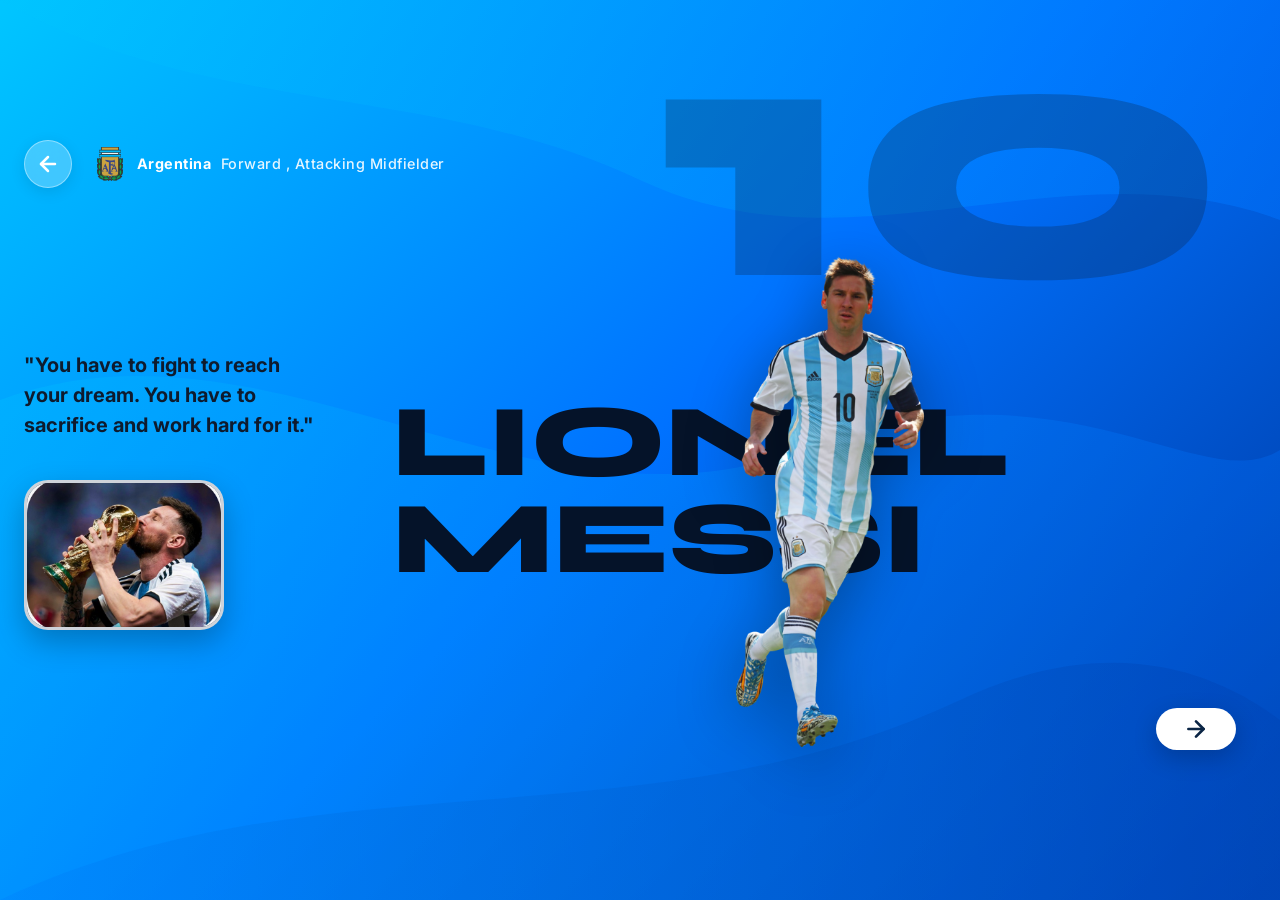
<file: showcase.html>
<!DOCTYPE html>
<html lang="en">
<head>
    <meta charset="UTF-8">
    <meta name="viewport" content="width=device-width, initial-scale=1.0">
    <title>Iconic Legends Showcase - Argentina Football</title>
    <meta name="description" content="Iconic player showcase of Argentina legends Lionel Messi and Diego Maradona. Career quotes, trophies, and profile stats.">
    <!-- Google Fonts -->
    <link rel="preconnect" href="https://fonts.googleapis.com">
    <link rel="preconnect" href="https://fonts.gstatic.com" crossorigin>
    <link href="https://fonts.googleapis.com/css2?family=Inter:wght@400;500;600;700;800&family=Playfair+Display:ital,wght@0,700;1,400&family=Syne:wght@700;800;900&display=swap" rel="stylesheet">
    <link rel="stylesheet" href="style.css">
</head>
<body class="showcase-page-body">

    <!-- Fluid Background Waves -->
    <div class="fluid-bg-waves" aria-hidden="true">
        <svg viewBox="0 0 1440 900" fill="none" xmlns="http://www.w3.org/2000/svg" preserveAspectRatio="none">
            <path d="M0 0C240 120 480 80 720 180C960 280 1200 140 1440 220V0H0Z" fill="url(#showcaseGrad1)" opacity="0.5"/>
            <path d="M0 900C360 750 720 850 1080 700C1260 625 1380 680 1440 720V900H0Z" fill="url(#showcaseGrad2)" opacity="0.6"/>
            <path d="M0 400C300 300 600 550 900 450C1200 350 1350 500 1440 450V900H0Z" fill="url(#showcaseGrad1)" opacity="0.3"/>
            <defs>
                <linearGradient id="showcaseGrad1" x1="0" y1="0" x2="1440" y2="300" gradientUnits="userSpaceOnUse">
                    <stop stop-color="#00C6FF"/>
                    <stop offset="1" stop-color="#0072FF"/>
                </linearGradient>
                <linearGradient id="showcaseGrad2" x1="0" y1="900" x2="1440" y2="700" gradientUnits="userSpaceOnUse">
                    <stop stop-color="#0072FF"/>
                    <stop offset="1" stop-color="#003399"/>
                </linearGradient>
            </defs>
        </svg>
    </div>

    <!-- Giant Background Jersey Number 10 -->
    <div class="giant-jersey-number" aria-hidden="true">10</div>

    <div class="showcase-page-wrapper">
        
        <!-- Showcase Container containing slides -->
        <main class="showcase-slider-container">
            
            <!-- SLIDE 1: LIONEL MESSI -->
            <article class="player-slide active" id="slide-messi" aria-label="Lionel Messi Spotlight">
                <header class="slide-header">
                    <a href="index.html" class="showcase-back-btn" aria-label="Back to Home Page" title="Back to Home">
                        <svg viewBox="0 0 24 24" fill="none" stroke="currentColor" stroke-width="2.5" stroke-linecap="round" stroke-linejoin="round" class="back-arrow-svg">
                            <line x1="19" y1="12" x2="5" y2="12"></line>
                            <polyline points="12 19 5 12 12 5"></polyline>
                        </svg>
                    </a>
                    
                    <div class="player-badge-meta">
                        <img src="logo.png" alt="AFA Logo" class="afa-mini-crest-img">
                        <div class="meta-text">
                            <span class="country-name">Argentina</span>
                            <span class="player-position">Forward , Attacking Midfielder</span>
                        </div>
                    </div>
                </header>

                <div class="slide-content-grid">
                    <div class="slide-left-col">
                        <blockquote class="player-quote">
                            "You have to fight to reach your dream. You have to sacrifice and work hard for it."
                        </blockquote>

                        <div class="trophy-thumb-card">
                            <img src="le3.jpeg" alt="Lionel Messi kissing World Cup trophy" class="thumb-img" loading="lazy">
                        </div>
                    </div>

                    <div class="slide-center-col">
                        <h1 class="giant-player-name">LIONEL MESSI</h1>
                        <div class="player-cutout-container">
                            <img src="le2.png" alt="Lionel Messi running" class="player-cutout-img" loading="lazy">
                        </div>
                    </div>
                </div>

                <button class="slide-nav-btn next-btn" id="btn-next-maradona" aria-label="Switch to Diego Maradona" title="Next: Diego Maradona">
                    <svg viewBox="0 0 24 24" fill="none" stroke="currentColor" stroke-width="2.5" stroke-linecap="round" stroke-linejoin="round" class="nav-arrow-svg">
                        <line x1="5" y1="12" x2="19" y2="12"></line>
                        <polyline points="12 5 19 12 12 19"></polyline>
                    </svg>
                </button>
            </article>

            <!-- SLIDE 2: DIEGO MARADONA -->
            <article class="player-slide" id="slide-maradona" aria-label="Diego Maradona Spotlight">
                <header class="slide-header">
                    <a href="index.html" class="showcase-back-btn" aria-label="Back to Home Page" title="Back to Home">
                        <svg viewBox="0 0 24 24" fill="none" stroke="currentColor" stroke-width="2.5" stroke-linecap="round" stroke-linejoin="round" class="back-arrow-svg">
                            <line x1="19" y1="12" x2="5" y2="12"></line>
                            <polyline points="12 19 5 12 12 5"></polyline>
                        </svg>
                    </a>
                    
                    <div class="player-badge-meta">
                        <img src="logo.png" alt="AFA Logo" class="afa-mini-crest-img">
                        <div class="meta-text">
                            <span class="country-name">Argentina</span>
                            <span class="player-position">Second Striker , Attacking Midfielder</span>
                        </div>
                    </div>
                </header>

                <div class="slide-content-grid">
                    <div class="slide-left-col">
                        <blockquote class="player-quote">
                            "My mother thinks I am the best. And I was raised to always believe what my mother tells me."
                        </blockquote>

                        <div class="trophy-thumb-card">
                            <img src="le4.jpeg" alt="Diego Maradona holding World Cup trophy" class="thumb-img" loading="lazy">
                        </div>

                        <button class="slide-nav-btn prev-btn" id="btn-prev-messi" aria-label="Switch to Lionel Messi" title="Previous: Lionel Messi">
                            <svg viewBox="0 0 24 24" fill="none" stroke="currentColor" stroke-width="2.5" stroke-linecap="round" stroke-linejoin="round" class="nav-arrow-svg">
                                <line x1="19" y1="12" x2="5" y2="12"></line>
                                <polyline points="12 19 5 12 12 5"></polyline>
                            </svg>
                        </button>
                    </div>

                    <div class="slide-center-col">
                        <h1 class="giant-player-name">DIEGO MARADONA</h1>
                        <div class="player-cutout-container">
                            <img src="le1.png" alt="Diego Maradona running" class="player-cutout-img" loading="lazy">
                        </div>
                    </div>
                </div>
            </article>

        </main>
    </div>

    <script>
        document.addEventListener('DOMContentLoaded', () => {
            const slideMessi = document.getElementById('slide-messi');
            const slideMaradona = document.getElementById('slide-maradona');
            const btnNext = document.getElementById('btn-next-maradona');
            const btnPrev = document.getElementById('btn-prev-messi');

            if (btnNext && btnPrev) {
                btnNext.addEventListener('click', () => {
                    slideMessi.classList.remove('active');
                    slideMaradona.classList.add('active');
                });
                btnPrev.addEventListener('click', () => {
                    slideMaradona.classList.remove('active');
                    slideMessi.classList.add('active');
                });
            }
        });
    </script>

</body>
</html>
</file>
<file: style.css>
/* ==========================================================================
   ARGENTINA FAN SITE — GLOBAL DESIGN SYSTEM
   ========================================================================== */

/* ── CSS Custom Properties ───────────────────────────────────────────────── */
:root {
  /* Color Palette */
  --primary-blue:       #75AADB;   /* Argentina Celeste        */
  --vibrant-blue:       #005CBA;   /* Argentina National Blue  */
  --deep-navy:          #0B2545;   /* Dark Theme Accent        */
  --dark-bg:            #061325;   /* Rich Dark Background     */
  --dark-card:          #08172b;   /* Match Card Background    */
  --accent-gold:        #E5A93B;   /* AFA Gold                 */
  --accent-gold-hover:  #F1C40F;
  --text-white:         #FFFFFF;
  --text-subtle:        #A5C4EC;
  --text-dark:          #1E293B;
  --light-grey:         #F3F4F6;
  --glass-bg:           rgba(255, 255, 255, 0.08);
  --glass-border:       rgba(255, 255, 255, 0.15);
  --glass-glow:         0 8px 32px 0 rgba(0, 92, 186, 0.2);

  /* Spacing Scale */
  --space-xs:  0.5rem;
  --space-sm:  1rem;
  --space-md:  1.5rem;
  --space-lg:  2rem;
  --space-xl:  3rem;
  --space-xxl: 4.5rem;

  /* Typography */
  --font-sans:    'Inter', -apple-system, BlinkMacSystemFont, "Segoe UI", Roboto, sans-serif;
  --font-display: 'Syne', 'Syncopate', sans-serif;

  /* Border Radii */
  --radius-sm:   8px;
  --radius-md:   16px;
  --radius-lg:   24px;
  --radius-full: 100px;

  /* Transition Curves */
  --transition-smooth: all 0.3s cubic-bezier(0.4, 0, 0.2, 1);
  --transition-bounce: all 0.4s cubic-bezier(0.175, 0.885, 0.32, 1.275);
}

/* ── Global Reset ─────────────────────────────────────────────────────────── */
*, *::before, *::after {
  box-sizing: border-box;
  margin: 0;
  padding: 0;
}
html {
  scroll-behavior: smooth;
  font-size: 16px;
}
body {
  font-family: var(--font-sans);
  background-color: var(--dark-bg);
  color: var(--text-white);
  line-height: 1.6;
  overflow-x: hidden;
}
a  { color: inherit; text-decoration: none; }
li { list-style: none; }
button {
  font-family: inherit;
  border: none;
  background: none;
  cursor: pointer;
  color: inherit;
}
img { display: block; max-width: 100%; }

/* ==========================================================================
   SCREEN SYSTEM — show/hide entire page sections per nav click
   ========================================================================== */
.screen {
  display: none;           /* hidden by default */
}
.screen.active {
  display: block;          /* shown when button selects it */
  animation: screenFadeIn 0.35s ease forwards;
}
@keyframes screenFadeIn {
  from { opacity: 0; transform: translateY(8px); }
  to   { opacity: 1; transform: translateY(0);   }
}

/* ==========================================================================
   PERSISTENT HEADER / NAVIGATION
   ========================================================================== */
.header {
  display: flex;
  justify-content: space-between;
  align-items: center;
  padding: var(--space-md) 8%;
  position: sticky;
  top: 0;
  z-index: 999;
  backdrop-filter: blur(12px);
  -webkit-backdrop-filter: blur(12px);
  background: rgba(6, 19, 37, 0.75);
  border-bottom: 1px solid rgba(255, 255, 255, 0.06);
}

/* Logo / brand badge */
.logo-badge {
  display: flex;
  align-items: center;
  gap: var(--space-sm);
  background: rgba(11, 37, 69, 0.6);
  padding: 0.6rem 1.4rem;
  border-radius: var(--radius-full);
  border: 1px solid var(--glass-border);
  box-shadow: var(--glass-glow);
  cursor: pointer;
  user-select: none;
  transition: var(--transition-bounce);
}
.logo-badge:hover,
.logo-badge:focus-visible {
  background: rgba(11, 37, 69, 0.85);
  outline: 2px solid var(--primary-blue);
  outline-offset: 2px;
  transform: translateY(-1px);
}
.logo-badge.nav-active {
  border-color: var(--accent-gold);
}

.crest-svg {
  width: 28px;
  height: auto;
  filter: drop-shadow(0 2px 8px rgba(229, 169, 59, 0.3));
  transition: var(--transition-bounce);
}
.logo-badge:hover .crest-svg {
  transform: rotate(-10deg) scale(1.1);
}
.logo-badge .divider {
  color: rgba(255, 255, 255, 0.2);
  font-weight: 300;
  font-size: 1.2rem;
}
.logo-text {
  font-family: var(--font-display);
  font-weight: 700;
  font-size: 0.95rem;
  letter-spacing: 1.5px;
  background: linear-gradient(135deg, var(--text-white) 0%, var(--primary-blue) 100%);
  -webkit-background-clip: text;
  -webkit-text-fill-color: transparent;
}

/* Navigation bar */
.nav-bar {
  display: flex;
  gap: var(--space-lg);
  background: rgba(255, 255, 255, 0.04);
  padding: 0.5rem 2rem;
  border-radius: var(--radius-full);
  border: 1px solid rgba(255, 255, 255, 0.08);
}
.nav-link {
  font-family: var(--font-sans);
  font-size: 0.85rem;
  font-weight: 600;
  letter-spacing: 1.5px;
  color: var(--text-subtle);
  position: relative;
  padding: 0.4rem 0.2rem;
  transition: var(--transition-smooth);
  background: none;
  border: none;
  cursor: pointer;
}
.nav-link::after {
  content: '';
  position: absolute;
  bottom: 0;
  left: 0;
  width: 0;
  height: 2px;
  background-color: var(--primary-blue);
  transition: var(--transition-smooth);
}
.nav-link:hover,
.nav-link.nav-active {
  color: var(--text-white);
}
.nav-link:hover::after,
.nav-link.nav-active::after {
  width: 100%;
}
.nav-link.nav-active {
  color: var(--primary-blue);
}
.nav-link.nav-active::after {
  background-color: var(--accent-gold);
}

/* Right round flag button */
.flag-button {
  background: none;
  border: none;
  cursor: pointer;
  display: flex;
  align-items: center;
  justify-content: center;
  transition: var(--transition-bounce);
  padding: 0;
}
.round-flag {
  width: 40px;
  height: 40px;
  filter: drop-shadow(0 4px 10px rgba(117, 170, 219, 0.3));
}
.round-flag-img {
  width: 40px;
  height: 40px;
  border-radius: 50%;
  object-fit: cover;
  filter: drop-shadow(0 4px 10px rgba(117, 170, 219, 0.3));
  border: 2px solid rgba(255,255,255,0.3);
}
.flag-button:hover { transform: scale(1.1); }

/* ==========================================================================
   HOME SCREEN — HERO SECTION  (uses messibg.jpeg)
   ========================================================================== */
.hero-section {
  padding: calc(var(--space-xl) + 2rem) 8%;
  position: relative;
  overflow: hidden;
  min-height: 82vh;
  display: flex;
  align-items: center;
  background-image: url('messibg.jpeg');
  background-size: cover;
  background-position: center top;
  background-repeat: no-repeat;
  background-attachment: scroll;
}
/* Premium dark overlay to ensure high contrast & gold confetti pop */
.hero-section::before {
  content: '';
  position: absolute;
  inset: 0;
  background: linear-gradient(
    135deg,
    rgba(6, 19, 37, 0.78) 0%,
    rgba(0, 70, 160, 0.38) 50%,
    rgba(6, 19, 37, 0.85) 100%
  );
  z-index: 0;
}
.hero-container {
  display: grid;
  grid-template-columns: 1.3fr 1fr;
  gap: var(--space-xl);
  align-items: center;
  position: relative;
  z-index: 1;
}

/* Glassmorphism Card */
.glass-card {
  background: var(--glass-bg);
  backdrop-filter: blur(16px);
  -webkit-backdrop-filter: blur(16px);
  border: 1px solid var(--glass-border);
  border-radius: var(--radius-lg);
  box-shadow: var(--glass-glow), 0 10px 30px rgba(0, 0, 0, 0.3);
}
.info-card {
  padding: var(--space-xl);
}
.intro-text {
  font-size: 1.05rem;
  font-weight: 300;
  color: var(--text-subtle);
  margin-bottom: var(--space-xl);
  line-height: 1.75;
}
.intro-text strong {
  font-weight: 600;
  color: var(--text-white);
  border-bottom: 2px solid var(--primary-blue);
}
.info-list {
  display: flex;
  flex-direction: column;
  gap: var(--space-md);
}
.info-list li {
  display: flex;
  align-items: center;
  gap: var(--space-md);
  font-size: 1.05rem;
  color: var(--text-white);
}
.list-icon {
  flex-shrink: 0;
  background: rgba(229, 169, 59, 0.1);
  width: 42px;
  height: 42px;
  border-radius: 50%;
  display: flex;
  align-items: center;
  justify-content: center;
  border: 1px solid rgba(229, 169, 59, 0.2);
}
.list-icon svg {
  width: 22px;
  height: 22px;
  filter: drop-shadow(0 2px 4px rgba(229, 169, 59, 0.2));
}

/* Hero right column */
.hero-right {
  display: flex;
  flex-direction: column;
  align-items: center;
  justify-content: center;
  gap: var(--space-xl);
  position: relative;
}
.auth-buttons {
  display: flex;
  gap: var(--space-md);
}
.btn {
  font-family: var(--font-display);
  font-size: 0.9rem;
  font-weight: 700;
  letter-spacing: 1.5px;
  padding: 0.9rem 2.2rem;
  border-radius: var(--radius-full);
  transition: var(--transition-bounce);
  box-shadow: 0 4px 15px rgba(0, 0, 0, 0.25);
  display: flex;
  align-items: center;
  gap: var(--space-xs);
  cursor: pointer;
}
.btn-primary {
  background-color: var(--primary-blue);
  color: var(--text-dark);
  border: 1px solid var(--primary-blue);
}
.btn-primary:hover {
  background-color: var(--text-white);
  border-color: var(--text-white);
  transform: translateY(-3px);
  box-shadow: 0 8px 25px rgba(117, 170, 219, 0.4);
}
.btn-secondary {
  background: rgba(255, 255, 255, 0.08);
  color: var(--text-white);
  border: 1px solid var(--glass-border);
  backdrop-filter: blur(8px);
}
.btn-secondary:hover {
  background: rgba(255, 255, 255, 0.15);
  transform: translateY(-3px);
  box-shadow: 0 8px 25px rgba(255, 255, 255, 0.1);
}
.btn-icon { width: 18px; height: 18px; }

.world-cup-silhouette {
  width: 250px;
  height: auto;
  filter: drop-shadow(0 15px 30px rgba(229, 169, 59, 0.15));
  animation: floatTrophy 6s ease-in-out infinite;
}
@keyframes floatTrophy {
  0%, 100% { transform: translateY(0);    }
  50%       { transform: translateY(-10px); }
}

/* ==========================================================================
   GROUP J / MATCHES SECTION
   ========================================================================== */
.group-matches-section {
  position: relative;
  background-color: var(--vibrant-blue);
  padding: var(--space-xxl) 8%;
  z-index: 5;
}
.diagonal-divider-top {
  position: absolute;
  top: -100px;
  left: 0;
  width: 100%;
  height: 100px;
  background-color: var(--vibrant-blue);
  clip-path: polygon(0 100%, 100% 0, 100% 100%);
  z-index: 1;
}
.group-grid {
  display: grid;
  grid-template-columns: 1.1fr 0.8fr 1.8fr;
  gap: var(--space-xl);
  align-items: center;
  position: relative;
}

/* Left group-badge card */
.group-graphics-card {
  position: relative;
  background: linear-gradient(135deg, #00C6FF 0%, #0072FF 100%);
  border-radius: var(--radius-lg);
  overflow: hidden;
  height: 280px;
  box-shadow: 0 20px 40px rgba(0, 0, 0, 0.3);
  display: flex;
  flex-direction: column;
  justify-content: space-between;
  padding: var(--space-lg);
  border: 1px solid rgba(255, 255, 255, 0.2);
}
.graphics-slant {
  position: absolute;
  inset: 0;
  background: linear-gradient(220deg, rgba(6, 19, 37, 0.4) 30%, transparent 60%);
  z-index: 1;
}
.graphics-content {
  position: relative;
  z-index: 2;
  height: 100%;
  display: flex;
  flex-direction: column;
  justify-content: space-between;
}
.graphics-header {
  display: flex;
  justify-content: space-between;
  align-items: flex-start;
}
.mini-crest  { width: 50px; filter: drop-shadow(0 4px 10px rgba(0,0,0,0.25)); }
.mini-trophy { width: 32px; height: 32px; filter: drop-shadow(0 4px 8px rgba(0,0,0,0.2)); }
.mini-trophy-img { width: 38px; height: 38px; object-fit: contain; filter: drop-shadow(0 4px 8px rgba(0,0,0,0.25)); }
.group-title {
  font-family: var(--font-display);
  font-size: 2.5rem;
  font-weight: 800;
  letter-spacing: 2px;
  color: var(--text-white);
  text-shadow: 0 4px 12px rgba(0,0,0,0.3);
}
.fifa-subtext {
  font-family: var(--font-display);
  font-size: 1rem;
  font-weight: 700;
  letter-spacing: 4px;
  opacity: 0.8;
}

/* Centre flag orb */
.center-flag-container {
  display: flex;
  justify-content: center;
  align-items: center;
  position: relative;
}
.glowing-orb {
  position: absolute;
  width: 170px;
  height: 170px;
  border-radius: 50%;
  background: radial-gradient(circle, rgba(117,170,219,0.35) 0%, rgba(229,169,59,0.25) 50%, transparent 80%);
  filter: blur(8px);
  animation: rotateOrb 10s linear infinite;
}
@keyframes rotateOrb { 100% { transform: rotate(360deg); } }
.floating-flag {
  width: 140px;
  height: 140px;
  z-index: 2;
  filter: drop-shadow(0 15px 30px rgba(0,0,0,0.3));
}
.floating-flag-img {
  width: 140px;
  height: 140px;
  border-radius: 50%;
  object-fit: cover;
  z-index: 2;
  filter: drop-shadow(0 15px 30px rgba(0,0,0,0.3));
  border: 2px solid rgba(229,169,59,0.5);
}

/* Right matches widget */
.matches-card {
  background: rgba(6, 19, 37, 0.45);
  border: 1px solid rgba(255, 255, 255, 0.1);
  border-radius: var(--radius-lg);
  padding: var(--space-lg);
}
.matches-container {
  display: flex;
  flex-direction: column;
  gap: var(--space-md);
}
.match-row {
  display: flex;
  justify-content: space-between;
  align-items: center;
  background: rgba(255, 255, 255, 0.03);
  border: 1px solid rgba(255, 255, 255, 0.05);
  padding: 0.9rem var(--space-md);
  border-radius: var(--radius-md);
  transition: var(--transition-smooth);
}
.match-row:hover {
  background: rgba(255, 255, 255, 0.08);
  border-color: rgba(255, 255, 255, 0.15);
  transform: scale(1.02);
}
.match-team {
  display: flex;
  align-items: center;
  gap: var(--space-sm);
  width: 32%;
}
.match-team-left  { justify-content: flex-start; }
.match-team-right { justify-content: flex-end;   }
.match-flag {
  width: 34px;
  height: 34px;
  filter: drop-shadow(0 3px 6px rgba(0,0,0,0.2));
}
.team-name {
  font-size: 0.85rem;
  font-weight: 700;
  letter-spacing: 1px;
  color: var(--text-white);
}
.match-details { text-align: center; flex: 1; }
.match-date {
  font-size: 0.65rem;
  font-weight: 600;
  letter-spacing: 1.5px;
  color: var(--accent-gold);
  margin-bottom: 2px;
}
.match-vs {
  font-family: var(--font-display);
  font-size: 1rem;
  font-weight: 800;
  letter-spacing: 1px;
  color: var(--text-white);
}
.match-time {
  font-size: 0.65rem;
  font-weight: 500;
  letter-spacing: 1.2px;
  color: var(--text-subtle);
  margin-top: 2px;
}

/* ==========================================================================
   FILTERS & PLAYER SHOWCASE SECTION
   ========================================================================== */
.filters-section {
  position: relative;
  min-height: 250px;
  padding: var(--space-xl) 8%;
  display: flex;
  align-items: center;
  z-index: 10;
}
.slant-banner {
  position: absolute;
  inset: 0;
  background-color: var(--light-grey);
  clip-path: polygon(0 0, 100% 30%, 100% 100%, 0 70%);
  z-index: -1;
  box-shadow: inset 0 10px 30px rgba(0,0,0,0.1);
}
.filters-layout {
  display: flex;
  justify-content: space-between;
  align-items: center;
  width: 100%;
  position: relative;
  z-index: 5;
}
.filters-container {
  display: flex;
  gap: var(--space-md);
}
.filter-btn {
  font-family: var(--font-display);
  font-size: 0.85rem;
  font-weight: 800;
  letter-spacing: 1.5px;
  color: var(--text-dark);
  background-color: var(--text-white);
  padding: 0.9rem 2.2rem;
  border-radius: var(--radius-full);
  box-shadow: 0 4px 15px rgba(0,0,0,0.08);
  border: 1px solid rgba(0,0,0,0.05);
  transition: var(--transition-bounce);
  cursor: pointer;
}
.filter-btn:hover {
  transform: translateY(-3px);
  box-shadow: 0 8px 20px rgba(0,0,0,0.15);
  background-color: var(--vibrant-blue);
  color: var(--text-white);
}
.filter-btn.active {
  background-color: var(--vibrant-blue);
  color: var(--text-white);
  border-color: var(--vibrant-blue);
  box-shadow: 0 8px 25px rgba(0, 92, 186, 0.3);
}

/* Player showcase */
.player-showcase {
  position: relative;
  width: 240px;
  height: 240px;
  margin-top: -120px;
}
.player-img {
  width: 100%;
  height: 120%;
  object-fit: cover;
  clip-path: polygon(20% 0%, 100% 0%, 80% 100%, 0% 100%);
  border-radius: var(--radius-lg);
  filter: drop-shadow(0 15px 30px rgba(0,0,0,0.4));
  transition: var(--transition-smooth);
}
.player-showcase:hover .player-img {
  transform: scale(1.05) translateY(-5px);
  filter: drop-shadow(0 20px 45px rgba(0,0,0,0.5)) brightness(1.05);
}
.player-shadow {
  position: absolute;
  bottom: -20px;
  left: 10%;
  width: 80%;
  height: 20px;
  background: radial-gradient(ellipse at center, rgba(0,0,0,0.4) 0%, transparent 70%);
  z-index: -1;
}

/* ==========================================================================
   GALLERY SECTION (part of HOME screen)
   ========================================================================== */
.gallery-section {
  position: relative;
  background-color: var(--vibrant-blue);
  padding: var(--space-xxl) 8%;
  z-index: 5;
}
.diagonal-divider-gallery {
  position: absolute;
  top: -100px;
  left: 0;
  width: 100%;
  height: 100px;
  background-color: var(--vibrant-blue);
  clip-path: polygon(0 100%, 100% 0, 100% 100%);
  z-index: -1;
}
.gallery-title {
  font-family: var(--font-display);
  font-size: 3rem;
  font-weight: 800;
  letter-spacing: 4px;
  text-align: center;
  color: var(--text-white);
  margin-bottom: var(--space-xxl);
  text-shadow: 0 4px 15px rgba(0,0,0,0.25);
  position: relative;
}
.gallery-title::after {
  content: '';
  position: absolute;
  bottom: -15px;
  left: 50%;
  transform: translateX(-50%);
  width: 80px;
  height: 4px;
  background-color: var(--accent-gold);
  border-radius: var(--radius-full);
}

/* Asymmetric CSS Grid */
.gallery-grid {
  display: grid;
  grid-template-columns: repeat(6, 1fr);
  grid-auto-rows: 250px;
  gap: var(--space-md);
}
.gallery-item {
  position: relative;
  border-radius: var(--radius-md);
  overflow: hidden;
  box-shadow: 0 15px 30px rgba(0,0,0,0.25);
  border: 1px solid rgba(255,255,255,0.1);
  cursor: pointer;
  transition: var(--transition-smooth);
}
.gallery-img {
  width: 100%;
  height: 100%;
  object-fit: cover;
  transition: var(--transition-smooth);
}
.img-overlay {
  position: absolute;
  inset: 0;
  background: linear-gradient(180deg, transparent 40%, rgba(6,19,37,0.95) 100%);
  display: flex;
  align-items: flex-end;
  padding: var(--space-md);
  opacity: 0;
  transition: var(--transition-smooth);
}
.overlay-title {
  font-weight: 700;
  font-size: 0.85rem;
  letter-spacing: 1px;
  color: var(--text-white);
  transform: translateY(15px);
  transition: var(--transition-smooth);
}
.gallery-item:hover                 { transform: translateY(-5px) scale(1.01); box-shadow: 0 20px 45px rgba(0,0,0,0.4); border-color: rgba(255,255,255,0.2); }
.gallery-item:hover .gallery-img   { transform: scale(1.08); }
.gallery-item:hover .img-overlay   { opacity: 1; }
.gallery-item:hover .overlay-title { transform: translateY(0); }

/* Grid placement */
.item-1 { grid-column: 1 / 3; grid-row: 1 / 2; }
.item-2 { grid-column: 3 / 5; grid-row: 1 / 2; }
.item-3 { grid-column: 5 / 7; grid-row: 1 / 3; }
.item-4 { grid-column: 1 / 3; grid-row: 2 / 3; }
.item-5 { grid-column: 3 / 4; grid-row: 2 / 3; }
.item-6 { grid-column: 4 / 5; grid-row: 2 / 3; }
.item-7 { grid-column: 1 / 3; grid-row: 3 / 4; }
.item-8 { grid-column: 3 / 5; grid-row: 3 / 4; }
.item-9 { grid-column: 5 / 7; grid-row: 3 / 4; }

/* ==========================================================================
   FOOTER
   ========================================================================== */
.footer {
  background-color: var(--dark-bg);
  border-top: 1px solid rgba(255, 255, 255, 0.05);
  padding: var(--space-xl) 8%;
  color: var(--text-subtle);
  font-size: 0.85rem;
}
.footer-container {
  display: grid;
  grid-template-columns: 1fr 1fr 1fr;
  align-items: center;
  gap: var(--space-lg);
}
.footer-brand {
  font-family: var(--font-display);
  font-size: 1.1rem;
  font-weight: 700;
  color: var(--text-white);
  margin-bottom: var(--space-xs);
}
.footer-mail {
  display: inline-flex;
  align-items: center;
  gap: var(--space-xs);
  color: var(--primary-blue);
  font-weight: 500;
  transition: var(--transition-smooth);
}
.footer-mail:hover { color: var(--text-white); }
.mail-icon { width: 16px; height: 16px; }
.footer-center { text-align: center; }
.copyright { font-size: 0.8rem; opacity: 0.7; }
.footer-right {
  display: flex;
  justify-content: flex-end;
  align-items: center;
  gap: var(--space-lg);
}
.social-links { display: flex; gap: var(--space-sm); }
.social-circle {
  width: 38px;
  height: 38px;
  border-radius: 50%;
  background: rgba(255,255,255,0.04);
  border: 1px solid rgba(255,255,255,0.08);
  display: flex;
  align-items: center;
  justify-content: center;
  color: var(--text-white);
  transition: var(--transition-bounce);
}
.social-circle svg { width: 18px; height: 18px; }
.social-circle:hover {
  background: var(--primary-blue);
  color: var(--dark-bg);
  transform: translateY(-3px);
  box-shadow: 0 4px 12px rgba(117,170,219,0.35);
}
.footer-home {
  font-family: var(--font-display);
  font-weight: 700;
  font-size: 0.8rem;
  letter-spacing: 2px;
  color: var(--text-white);
  border-bottom: 2px solid var(--accent-gold);
  padding-bottom: 2px;
  transition: var(--transition-smooth);
  background: none;
  border-left: none;
  border-right: none;
  border-top: none;
  cursor: pointer;
}
.footer-home:hover { color: var(--accent-gold); }

/* ==========================================================================
   PLACEHOLDER SCREENS (MANAGER / GALLERY)
   ========================================================================== */
.placeholder-screen {
  min-height: calc(100vh - 80px);
  display: flex;
  align-items: center;
  justify-content: center;
  background: radial-gradient(ellipse at center, var(--deep-navy) 0%, var(--dark-bg) 70%);
  overflow: hidden;
  position: relative;
}
.placeholder-screen::before {
  content: '';
  position: absolute;
  inset: 0;
  background-image:
    radial-gradient(circle at 20% 80%, rgba(117,170,219,0.06) 0%, transparent 50%),
    radial-gradient(circle at 80% 20%, rgba(229,169,59,0.06) 0%, transparent 50%);
}
.placeholder-inner {
  text-align: center;
  display: flex;
  flex-direction: column;
  align-items: center;
  gap: var(--space-md);
  position: relative;
  z-index: 1;
}
.placeholder-badge {
  width: 90px;
  height: auto;
  opacity: 0.85;
  filter: drop-shadow(0 8px 24px rgba(229,169,59,0.25));
  animation: floatTrophy 5s ease-in-out infinite;
}
.placeholder-title {
  font-family: var(--font-display);
  font-size: clamp(2.5rem, 8vw, 5rem);
  font-weight: 800;
  letter-spacing: 6px;
  background: linear-gradient(135deg, var(--text-white) 0%, var(--primary-blue) 100%);
  -webkit-background-clip: text;
  -webkit-text-fill-color: transparent;
  text-shadow: none;
}
.placeholder-subtitle {
  color: var(--text-subtle);
  font-size: 0.9rem;
  letter-spacing: 3px;
  text-transform: uppercase;
}
.placeholder-dots {
  display: flex;
  gap: 0.6rem;
  margin-top: var(--space-xs);
}
.placeholder-dots span {
  width: 8px;
  height: 8px;
  border-radius: 50%;
  background: var(--accent-gold);
  animation: dotPulse 1.6s ease-in-out infinite;
}
.placeholder-dots span:nth-child(2) { animation-delay: 0.25s; }
.placeholder-dots span:nth-child(3) { animation-delay: 0.5s;  }
@keyframes dotPulse {
  0%, 100% { opacity: 0.25; transform: scale(0.8); }
  50%       { opacity: 1;    transform: scale(1.3);  }
}

/* ==========================================================================
   KITS SCREEN
   ========================================================================== */
.kits-container {
  min-height: calc(100vh - 80px);
  padding: var(--space-xxl) 8%;
  background: radial-gradient(ellipse at top center, var(--deep-navy) 0%, var(--dark-bg) 65%);
}
.kits-title {
  font-family: var(--font-display);
  font-size: clamp(2rem, 6vw, 4rem);
  font-weight: 800;
  letter-spacing: 8px;
  text-align: center;
  background: linear-gradient(135deg, var(--text-white) 0%, var(--primary-blue) 100%);
  -webkit-background-clip: text;
  -webkit-text-fill-color: transparent;
  margin-bottom: var(--space-xxl);
}
.kits-grid {
  display: grid;
  grid-template-columns: repeat(4, 1fr);
  grid-template-rows: auto auto;
  gap: var(--space-lg);
  align-items: end;
}
.kit-item { position: relative; }

/* Player portrait columns */
.player-portrait {
  border-radius: var(--radius-lg);
  overflow: hidden;
  box-shadow: 0 30px 60px rgba(0,0,0,0.4);
  height: 400px;
  background: var(--deep-navy);
}
.portrait-img {
  width: 100%;
  height: 100%;
  object-fit: cover;
  object-position: top;
  filter: brightness(0.9) saturate(1.1);
  transition: var(--transition-smooth);
}
.player-portrait:hover .portrait-img { filter: brightness(1.05) saturate(1.2); }

/* Jersey card boxes */
.jersey-card-box {
  background: var(--glass-bg);
  backdrop-filter: blur(16px);
  border: 1px solid var(--glass-border);
  border-radius: var(--radius-lg);
  padding: var(--space-lg);
  display: flex;
  align-items: center;
  justify-content: center;
  box-shadow: var(--glass-glow);
  height: 400px;
  transition: var(--transition-bounce);
}
.jersey-card-box:hover { transform: translateY(-8px); box-shadow: 0 30px 60px rgba(0,0,0,0.35); }

.home-jersey-card { background: rgba(255,255,255,0.92); }
.away-jersey-card { background: rgba(8,18,43,0.85); }

.jersey-wrapper { width: 180px; height: 220px; display: flex; align-items: center; justify-content: center; }
.jersey-svg     { width: 100%; height: 100%; filter: drop-shadow(0 10px 20px rgba(0,0,0,0.2)); }

/* Kit label cards (row 2) */
.kit-label-card {
  grid-row: 2;
  display: flex;
  align-items: center;
  justify-content: center;
  padding: var(--space-sm);
}
.away-label-left { grid-column: 1; grid-row: 2; }
.home-label-center { grid-column: 2 / span 2; grid-row: 2; text-align: center; }
.away-label-right { grid-column: 4; grid-row: 2; text-align: center; }

.kit-label {
  font-family: var(--font-display);
  font-size: 1.1rem;
  font-weight: 700;
  letter-spacing: 4px;
  color: var(--text-subtle);
}

/* ==========================================================================
   MEDIA QUERIES — RESPONSIVENESS
   ========================================================================== */

/* Laptop / Desktop tweaks */
@media screen and (max-width: 1200px) {
  .header,
  .hero-section,
  .group-matches-section,
  .filters-section,
  .gallery-section,
  .footer,
  .kits-container { padding-left: 5%; padding-right: 5%; }
}

/* Tablet (481px – 768px) */
@media screen and (max-width: 768px) {
  html { font-size: 15px; }

  .header {
    padding: var(--space-sm) 5%;
    flex-wrap: wrap;
    gap: var(--space-sm);
  }
  .nav-bar {
    order: 3;
    width: 100%;
    justify-content: center;
    padding: 0.5rem 1rem;
    border-radius: var(--radius-md);
  }

  .hero-container { grid-template-columns: 1fr; gap: var(--space-xl); }
  .hero-right {
    flex-direction: row-reverse;
    justify-content: space-between;
    width: 100%;
  }
  .world-cup-silhouette { width: 160px; }
  .auth-buttons         { flex-direction: column; gap: var(--space-sm); }

  .group-grid { grid-template-columns: 1fr; gap: var(--space-lg); }
  .group-graphics-card  { height: 180px; }
  .floating-flag        { width: 100px; height: 100px; }

  .filters-layout { flex-direction: column; gap: var(--space-xl); align-items: center; }
  .player-showcase { margin-top: 0; width: 180px; height: 180px; }
  .slant-banner { clip-path: polygon(0 0, 100% 10%, 100% 100%, 0 90%); }

  .gallery-grid        { grid-template-columns: repeat(4, 1fr); grid-auto-rows: 200px; }
  .item-1 { grid-column: 1/3; grid-row: 1/2; }
  .item-2 { grid-column: 3/5; grid-row: 1/2; }
  .item-3 { grid-column: 3/5; grid-row: 2/4; }
  .item-4 { grid-column: 1/3; grid-row: 2/3; }
  .item-5 { grid-column: 1/2; grid-row: 3/4; }
  .item-6 { grid-column: 2/3; grid-row: 3/4; }
  .item-7 { grid-column: 1/3; grid-row: 4/5; }
  .item-8 { grid-column: 3/5; grid-row: 4/5; }
  .item-9 { grid-column: 1/5; grid-row: 5/6; }

  .footer-container { grid-template-columns: 1fr; text-align: center; gap: var(--space-md); }
  .footer-right     { justify-content: center; flex-direction: column; gap: var(--space-sm); }

  .kits-grid { grid-template-columns: 1fr 1fr; gap: var(--space-md); }
  .player-portrait  { height: 280px; }
  .jersey-card-box  { height: 280px; }
  .away-label-left, .home-label-center, .away-label-right { display: none !important; }
}

/* Mobile (up to 480px) */
@media screen and (max-width: 480px) {
  html { font-size: 14px; }

  .logo-text { font-size: 0.8rem; }
  .crest-svg { width: 22px; }

  .nav-bar  { gap: var(--space-sm); padding: 0.4rem 0.6rem; }
  .nav-link { font-size: 0.75rem; letter-spacing: 1px; }
  .round-flag { width: 32px; height: 32px; }

  .info-card  { padding: var(--space-md); }
  .intro-text { font-size: 1rem; margin-bottom: var(--space-lg); }
  .info-list li { font-size: 0.95rem; gap: var(--space-sm); }
  .list-icon    { width: 36px; height: 36px; }
  .list-icon svg { width: 18px; height: 18px; }

  .hero-right  { flex-direction: column; gap: var(--space-lg); }
  .world-cup-silhouette { width: 120px; }
  .auth-buttons { width: 100%; }
  .btn { width: 100%; justify-content: center; padding: 0.8rem 1.5rem; }

  .match-row        { flex-direction: column; gap: var(--space-xs); padding: var(--space-sm); }
  .match-team       { width: 100%; justify-content: center !important; }
  .match-details    { margin: var(--space-xs) 0; }

  .filters-container { flex-direction: column; width: 100%; gap: var(--space-xs); }
  .filter-btn        { width: 100%; padding: 0.8rem var(--space-md); }

  .gallery-grid     { grid-template-columns: repeat(2, 1fr); grid-auto-rows: 150px; gap: var(--space-sm); }
  .item-1 { grid-column: 1/3; grid-row: auto; }
  .item-2 { grid-column: 1/3; grid-row: auto; }
  .item-3 { grid-column: 1/3; grid-row: span 2; }
  .item-4 { grid-column: 1/2; grid-row: auto; }
  .item-5 { grid-column: 2/3; grid-row: auto; }
  .item-6 { grid-column: 1/2; grid-row: auto; }
  .item-7 { grid-column: 2/3; grid-row: auto; }
  .item-8 { grid-column: 1/3; grid-row: auto; }
  .item-9 { grid-column: 1/3; grid-row: auto; }
  .gallery-title { font-size: 2.2rem; }

  .kits-grid { grid-template-columns: 1fr; gap: var(--space-md); }
  .player-portrait  { height: 220px; }
  .jersey-card-box  { height: 260px; }
  .home-label, .away-label { grid-column: 1; }
}


/* ==========================================================================
   MANAGER DEDICATED PAGE STYLES (manager.html)
   ========================================================================== */

.manager-page-body {
  background-color: #0090FF;
  background: linear-gradient(135deg, #00C6FF 0%, #0072FF 50%, #003399 100%);
  color: var(--text-dark);
  font-family: var(--font-sans);
  position: relative;
  min-height: 100vh;
  display: flex;
  flex-direction: column;
  justify-content: center;
  align-items: center;
  padding: 2.5rem 1.5rem;
  overflow-x: hidden;
}

/* Fluid Animated/Static Vector Background Waves */
.fluid-bg-waves {
  position: fixed;
  top: 0;
  left: 0;
  width: 100vw;
  height: 100vh;
  z-index: 0;
  pointer-events: none;
}
.fluid-bg-waves svg {
  width: 100%;
  height: 100%;
  object-fit: cover;
}

.manager-page-wrapper {
  position: relative;
  z-index: 10;
  width: 100%;
  max-width: 1100px;
  margin: 0 auto;
  display: flex;
  flex-direction: column;
  gap: 1.2rem;
}

/* Top Action Navigation Bar */
.manager-top-nav {
  display: flex;
  align-items: center;
  justify-content: flex-start;
  padding-left: 0.2rem;
}

.manager-back-btn {
  display: inline-flex;
  align-items: center;
  justify-content: center;
  width: 48px;
  height: 48px;
  border-radius: 50%;
  background: rgba(255, 255, 255, 0.25);
  backdrop-filter: blur(10px);
  color: #FFFFFF;
  border: 1px solid rgba(255, 255, 255, 0.4);
  transition: var(--transition-bounce);
  box-shadow: 0 4px 15px rgba(0, 0, 0, 0.1);
}
.manager-back-btn:hover {
  background: #FFFFFF;
  color: var(--vibrant-blue);
  transform: translateX(-4px) scale(1.05);
  box-shadow: 0 6px 20px rgba(0, 0, 0, 0.18);
}
.manager-back-btn:focus-visible {
  outline: 3px solid var(--accent-gold);
  outline-offset: 3px;
}
.back-arrow-svg {
  width: 24px;
  height: 24px;
}

/* Main White Card Container */
.manager-main {
  width: 100%;
}

.manager-card {
  background: #FFFFFF;
  border-radius: 28px;
  box-shadow: 0 25px 60px rgba(0, 51, 153, 0.22), 0 5px 15px rgba(0, 0, 0, 0.05);
  padding: 3rem 3.5rem;
  position: relative;
  overflow: hidden;
  display: flex;
  flex-direction: column;
  gap: 2rem;
  transition: transform 0.4s ease;
}

/* Card Header Title */
.manager-card-header {
  text-align: center;
  width: 100%;
  position: relative;
  z-index: 2;
}
.manager-card-title {
  font-family: 'Syne', var(--font-display);
  font-size: clamp(2rem, 4vw, 3.2rem);
  font-weight: 800;
  letter-spacing: 0.25em;
  color: #0E1B2E;
  text-transform: uppercase;
  margin: 0;
}

/* Card Body Layout Grid */
.manager-card-body {
  display: grid;
  grid-template-columns: 1.15fr 0.85fr;
  gap: 3rem;
  align-items: start;
  position: relative;
  z-index: 2;
}

/* Left Column: Bio Information */
.manager-info-column {
  display: flex;
  flex-direction: column;
  gap: 1.8rem;
  color: #2D3748;
}

.manager-name {
  font-family: 'Playfair Display', Georgia, serif;
  font-size: clamp(2rem, 3.5vw, 2.8rem);
  font-weight: 700;
  color: #111827;
  line-height: 1.2;
}

.manager-bio-block {
  display: flex;
  flex-direction: column;
  gap: 0.6rem;
}
.bio-tagline {
  font-family: 'Playfair Display', Georgia, serif;
  font-style: italic;
  font-size: 1.15rem;
  color: #4B5563;
  margin-bottom: 0.4rem;
}
.bio-details-list {
  display: flex;
  flex-direction: column;
  gap: 0.4rem;
  font-size: 0.98rem;
  line-height: 1.5;
  color: #374151;
}
.bio-details-list li strong {
  color: #111827;
  font-weight: 600;
}

/* Achievements Block */
.manager-achievements-block {
  display: flex;
  flex-direction: column;
  gap: 0.8rem;
  margin-top: 0.5rem;
}
.achievements-title {
  font-family: 'Playfair Display', Georgia, serif;
  font-size: 1.35rem;
  font-weight: 700;
  color: #111827;
}
.achievements-subtitle {
  font-size: 0.95rem;
  color: #4B5563;
  line-height: 1.5;
}

.trophy-list {
  display: flex;
  flex-direction: column;
  gap: 0.65rem;
  margin-top: 0.3rem;
}
.trophy-list li {
  display: flex;
  align-items: center;
  gap: 0.75rem;
  font-size: 0.98rem;
  color: #1F2937;
}
.trophy-emoji {
  font-size: 1.2rem;
  flex-shrink: 0;
  filter: drop-shadow(0 2px 4px rgba(229, 169, 59, 0.4));
}
.trophy-desc strong {
  font-weight: 600;
  color: #111827;
}

/* Right Column: Visual Photo Gallery Grid */
.manager-photos-column {
  position: relative;
  width: 100%;
}

.photos-layout-grid {
  display: grid;
  grid-template-columns: 1fr 1fr;
  grid-template-rows: auto auto;
  gap: 1.5rem;
  align-items: center;
}

.photo-card {
  position: relative;
  border-radius: 40px;
  overflow: hidden;
  box-shadow: 0 8px 20px rgba(0, 0, 0, 0.12);
  transition: var(--transition-smooth);
}
.photo-card:hover {
  transform: translateY(-4px) scale(1.02);
  box-shadow: 0 12px 28px rgba(0, 0, 0, 0.18);
}

.scaloni-img {
  width: 100%;
  height: 100%;
  object-fit: cover;
  display: block;
}

/* Individual Card Grid Positions */
.photo-maroon {
  grid-column: 1;
  grid-row: 1 / span 2;
  align-self: center;
  width: 100%;
  height: 250px;
}
.photo-trophy {
  grid-column: 2;
  grid-row: 1;
  width: 100%;
  height: 289px;
}
.photo-portrait-highlight {
  grid-column: 2;
  grid-row: 2;
  width: 100%;
  height: 289px;
  border: 3.5px solid #0088FF;
  box-shadow: 0 0 22px rgba(0, 136, 255, 0.5);
}

/* Image Fallback System */
.img-fallback {
  display: none;
  position: absolute;
  top: 0; left: 0; width: 100%; height: 100%;
  background: linear-gradient(135deg, #0B2545 0%, #005CBA 100%);
  color: #FFFFFF;
  flex-direction: column;
  align-items: center;
  justify-content: center;
  gap: 0.5rem;
  font-size: 0.85rem;
  font-weight: 600;
  text-align: center;
  padding: 0.5rem;
}
.fallback-avatar {
  font-size: 1.8rem;
  font-weight: 800;
}
.photo-card.fallback-active .scaloni-img {
  display: none;
}
.photo-card.fallback-active .img-fallback {
  display: flex;
}

/* Watermark Skyline Graphic */
.skyline-watermark-container {
  position: absolute;
  bottom: 0;
  left: 0;
  width: 100%;
  height: 180px;
  pointer-events: none;
  z-index: 1;
  overflow: hidden;
}
.skyline-svg {
  width: 100%;
  height: 100%;
}

/* Responsive Breakpoints for Manager Page */
@media screen and (max-width: 992px) {
  .manager-card {
    padding: 2.5rem 2rem;
  }
  .manager-card-body {
    grid-template-columns: 1fr;
    gap: 2.5rem;
  }
  .photos-layout-grid {
    grid-template-rows: auto auto;
    gap: 1.5rem;
  }
  .photo-maroon {
    height: 250px;
  }
  .photo-trophy, .photo-portrait-highlight {
    height: 289px;
  }
}

@media screen and (max-width: 600px) {
  .manager-page-body {
    padding: 1.5rem 0.75rem;
  }
  .manager-card {
    padding: 2rem 1.25rem;
    border-radius: 20px;
  }
  .manager-card-title {
    letter-spacing: 0.15em;
  }
  .photos-layout-grid {
    grid-template-columns: 1fr;
    grid-template-rows: auto;
  }
  .photo-maroon {
    grid-column: 1;
    grid-row: 1;
    height: 250px;
  }
  .photo-trophy {
    grid-column: 1;
    grid-row: 2;
    height: 289px;
  }
  .photo-portrait-highlight {
    grid-column: 1;
    grid-row: 3;
    height: 289px;
  }
}


/* ==========================================================================
   HISTORY DEDICATED PAGE STYLES (history.html)
   ========================================================================== */

.history-page-body {
  background-color: #0090FF;
  background: linear-gradient(135deg, #00C6FF 0%, #0072FF 50%, #003399 100%);
  color: var(--text-dark);
  font-family: var(--font-sans);
  position: relative;
  min-height: 100vh;
  display: flex;
  flex-direction: column;
  justify-content: center;
  align-items: center;
  padding: 2.5rem 1.5rem;
  overflow-x: hidden;
}

.history-page-wrapper {
  position: relative;
  z-index: 10;
  width: 100%;
  max-width: 1200px;
  margin: 0 auto;
  display: flex;
  flex-direction: column;
  gap: 1.2rem;
}

/* Top Action Navigation Bar */
.history-top-nav {
  display: flex;
  align-items: center;
  justify-content: flex-start;
  padding-left: 0.2rem;
}

.history-back-btn {
  display: inline-flex;
  align-items: center;
  justify-content: center;
  width: 48px;
  height: 48px;
  border-radius: 50%;
  background: rgba(255, 255, 255, 0.25);
  backdrop-filter: blur(10px);
  color: #FFFFFF;
  border: 1px solid rgba(255, 255, 255, 0.4);
  transition: var(--transition-bounce);
  box-shadow: 0 4px 15px rgba(0, 0, 0, 0.1);
}
.history-back-btn:hover {
  background: #FFFFFF;
  color: var(--vibrant-blue);
  transform: translateX(-4px) scale(1.05);
  box-shadow: 0 6px 20px rgba(0, 0, 0, 0.18);
}
.history-back-btn:focus-visible {
  outline: 3px solid var(--accent-gold);
  outline-offset: 3px;
}

/* Main Container & Header */
.history-main {
  width: 100%;
  display: flex;
  flex-direction: column;
  gap: 2rem;
}

.history-header {
  text-align: center;
  width: 100%;
}
.history-page-title {
  font-family: 'Syne', var(--font-display);
  font-size: clamp(2.2rem, 4.5vw, 3.5rem);
  font-weight: 800;
  letter-spacing: 0.25em;
  color: #0E1B2E;
  text-transform: uppercase;
  margin: 0;
}

/* 3-Column History Cards Grid */
.history-cards-grid {
  display: grid;
  grid-template-columns: repeat(3, 1fr);
  gap: 2rem;
  align-items: stretch;
}

.history-card {
  background: #FFFFFF;
  border-radius: 28px;
  box-shadow: 0 20px 50px rgba(0, 51, 153, 0.2), 0 4px 12px rgba(0, 0, 0, 0.05);
  padding: 2.2rem 1.8rem;
  display: flex;
  flex-direction: column;
  gap: 1.2rem;
  transition: transform 0.35s ease, box-shadow 0.35s ease;
  position: relative;
  overflow: hidden;
}
.history-card:hover {
  transform: translateY(-8px);
  box-shadow: 0 30px 65px rgba(0, 51, 153, 0.28), 0 8px 20px rgba(0, 0, 0, 0.08);
}

.card-year-title {
  font-family: 'Playfair Display', Georgia, serif;
  font-size: clamp(2rem, 3vw, 2.5rem);
  font-weight: 700;
  color: #111827;
  text-align: center;
}

.history-photo-box {
  position: relative;
  width: 100%;
  height: 190px;
  border-radius: 18px;
  overflow: hidden;
  box-shadow: 0 6px 16px rgba(0, 0, 0, 0.12);
  background: #E5E7EB;
}
.history-card-img {
  width: 100%;
  height: 100%;
  object-fit: cover;
  display: block;
}

.card-text-content {
  font-size: 0.92rem;
  line-height: 1.65;
  color: #374151;
  text-align: justify;
}

/* Side Image in History Tab (bg1.jpeg) */
.floating-trophy-container {
  position: fixed;
  bottom: 0px;
  right: 10px;
  width: 170px;
  height: 310px;
  pointer-events: none;
  z-index: 20;
  display: flex;
  align-items: flex-end;
  justify-content: center;
}
.history-side-img {
  max-width: 100%;
  max-height: 100%;
  object-fit: contain;
  filter: drop-shadow(0 15px 30px rgba(0, 0, 0, 0.35));
  animation: floatMessi 4s ease-in-out infinite alternate;
}

@keyframes floatMessi {
  0% { transform: translateY(0px) scale(1); }
  100% { transform: translateY(-10px) scale(1.02); }
}

/* Responsive Breakpoints for History Page */
@media screen and (max-width: 1024px) {
  .history-cards-grid {
    grid-template-columns: repeat(2, 1fr);
    gap: 1.8rem;
  }
  .floating-trophy-container {
    width: 130px;
    height: 260px;
    right: 5px;
  }
}

@media screen and (max-width: 700px) {
  .history-cards-grid {
    grid-template-columns: 1fr;
    gap: 2rem;
  }
  .history-card {
    padding: 2rem 1.4rem;
  }
  .card-text-content {
    text-align: left;
  }
  .floating-trophy-container {
    display: none;
  }
}


/* ==========================================================================
   PLAYER SHOWCASE DEDICATED PAGE STYLES (players.html)
   ========================================================================== */

.showcase-page-body {
  background-color: #0090FF;
  background: linear-gradient(135deg, #00C6FF 0%, #0072FF 50%, #003399 100%);
  color: var(--text-white);
  font-family: var(--font-sans);
  position: relative;
  min-height: 100vh;
  display: flex;
  flex-direction: column;
  justify-content: center;
  align-items: center;
  padding: 1.5rem;
  overflow-x: hidden;
}

.giant-jersey-number {
  position: fixed;
  top: -20px;
  right: 4%;
  font-family: 'Syne', var(--font-display);
  font-size: clamp(14rem, 28vw, 32rem);
  font-weight: 900;
  color: rgba(11, 37, 69, 0.28);
  line-height: 1;
  pointer-events: none;
  z-index: 1;
  user-select: none;
}

.showcase-page-wrapper {
  position: relative;
  z-index: 10;
  width: 100%;
  max-width: 1300px;
  margin: 0 auto;
  min-height: 88vh;
  display: flex;
  flex-direction: column;
  justify-content: center;
}

.showcase-slider-container {
  position: relative;
  width: 100%;
}

.player-slide {
  display: none;
  flex-direction: column;
  gap: 2rem;
  width: 100%;
  position: relative;
}
.player-slide.active {
  display: flex;
  animation: slideFadeIn 0.4s ease forwards;
}

@keyframes slideFadeIn {
  from { opacity: 0; transform: scale(0.98); }
  to   { opacity: 1; transform: scale(1); }
}

/* Slide Header Meta Bar */
.slide-header {
  display: flex;
  align-items: center;
  gap: 1.5rem;
  width: 100%;
}

.showcase-back-btn {
  display: inline-flex;
  align-items: center;
  justify-content: center;
  width: 48px;
  height: 48px;
  border-radius: 50%;
  background: rgba(255, 255, 255, 0.25);
  backdrop-filter: blur(10px);
  color: #FFFFFF;
  border: 1px solid rgba(255, 255, 255, 0.4);
  transition: var(--transition-bounce);
  box-shadow: 0 4px 15px rgba(0, 0, 0, 0.1);
}
.showcase-back-btn:hover {
  background: #FFFFFF;
  color: var(--vibrant-blue);
  transform: translateX(-4px) scale(1.05);
}

.player-badge-meta {
  display: flex;
  align-items: center;
  gap: 0.8rem;
}
.afa-mini-crest, .afa-mini-crest-img {
  width: 28px;
  height: 34px;
  object-fit: contain;
}
.meta-text {
  display: flex;
  gap: 0.6rem;
  align-items: center;
  font-size: 0.9rem;
  font-weight: 600;
  letter-spacing: 0.5px;
  color: #FFFFFF;
}
.country-name {
  font-weight: 700;
}
.player-position {
  opacity: 0.9;
  font-weight: 500;
}

/* Content Grid */
.slide-content-grid {
  display: grid;
  grid-template-columns: 320px 1fr;
  gap: 3rem;
  align-items: center;
  min-height: 520px;
  position: relative;
}

.slide-left-col {
  display: flex;
  flex-direction: column;
  gap: 2.5rem;
  z-index: 5;
}

.player-quote {
  font-family: var(--font-sans);
  font-size: clamp(1rem, 1.8vw, 1.25rem);
  font-weight: 700;
  line-height: 1.5;
  color: #0E1B2E;
  margin: 0;
  max-width: 300px;
}

.trophy-thumb-card {
  width: 200px;
  height: 150px;
  border-radius: 24px;
  overflow: hidden;
  box-shadow: 0 12px 30px rgba(0, 0, 0, 0.25);
  border: 3px solid rgba(255, 255, 255, 0.8);
  position: relative;
  background: #0B2545;
  transition: var(--transition-smooth);
}
.trophy-thumb-card:hover {
  transform: scale(1.04);
}
.thumb-img {
  width: 100%;
  height: 100%;
  object-fit: cover;
}

/* Center Column: Giant Name & Player Cutout */
.slide-center-col {
  position: relative;
  display: flex;
  align-items: center;
  justify-content: center;
  width: 100%;
  height: 100%;
}

.giant-player-name {
  font-family: 'Syne', var(--font-display);
  font-size: clamp(3.5rem, 8vw, 7.5rem);
  font-weight: 900;
  color: #051329;
  letter-spacing: -0.01em;
  line-height: 0.95;
  position: absolute;
  left: 0;
  width: 100%;
  z-index: 1;
  pointer-events: none;
  user-select: none;
}

.player-cutout-container {
  position: relative;
  z-index: 3;
  width: 100%;
  max-width: 520px;
  height: 540px;
  display: flex;
  align-items: center;
  justify-content: center;
}
.player-cutout-img {
  max-width: 100%;
  max-height: 100%;
  object-fit: contain;
  filter: drop-shadow(0 15px 30px rgba(0, 0, 0, 0.35));
  transition: transform 0.4s ease;
}
.player-cutout-container:hover .player-cutout-img {
  transform: scale(1.03);
}

/* Navigation Arrow Buttons */
.slide-nav-btn {
  position: absolute;
  display: inline-flex;
  align-items: center;
  justify-content: center;
  width: 80px;
  height: 42px;
  border-radius: 100px;
  background: #FFFFFF;
  color: #0B2545;
  border: none;
  box-shadow: 0 8px 25px rgba(0, 0, 0, 0.2);
  cursor: pointer;
  transition: var(--transition-bounce);
  z-index: 20;
}
.slide-nav-btn:hover {
  transform: scale(1.1);
  background: #F3F4F6;
  box-shadow: 0 12px 32px rgba(0, 0, 0, 0.3);
}
.slide-nav-btn:focus-visible {
  outline: 3px solid var(--accent-gold);
  outline-offset: 3px;
}
.nav-arrow-svg {
  width: 26px;
  height: 26px;
}

.next-btn {
  bottom: 10px;
  right: 20px;
}
.prev-btn {
  margin-top: 1rem;
  position: relative;
  bottom: auto;
  left: auto;
}

/* Responsive Breakpoints for Player Showcase */
@media screen and (max-width: 1024px) {
  .slide-content-grid {
    grid-template-columns: 1fr;
    gap: 2rem;
    text-align: center;
  }
  .slide-left-col {
    align-items: center;
    gap: 1.5rem;
  }
  .player-quote {
    max-width: 500px;
  }
  .giant-player-name {
    position: relative;
    font-size: clamp(3rem, 10vw, 5.5rem);
  }
  .player-cutout-container {
    height: 400px;
  }
}

@media screen and (max-width: 600px) {
  .showcase-page-body {
    padding: 1rem;
  }
  .giant-jersey-number {
    font-size: 14rem;
    right: -20px;
  }
  .slide-header {
    flex-direction: column;
    align-items: flex-start;
    gap: 0.8rem;
  }
  .player-cutout-container {
    height: 320px;
  }
  .trophy-thumb-card {
    width: 160px;
    height: 120px;
  }
}


/* ==========================================================================
   SQUAD PLAYERS GRID DEDICATED PAGE STYLES (players.html)
   ========================================================================== */

.players-grid-page-body {
  background-color: #0090FF;
  background: linear-gradient(135deg, #00C6FF 0%, #0072FF 50%, #003399 100%);
  color: var(--text-dark);
  font-family: var(--font-sans);
  position: relative;
  min-height: 100vh;
  display: flex;
  flex-direction: column;
  justify-content: center;
  align-items: center;
  padding: 2.5rem 1.5rem;
  overflow-x: hidden;
}

.players-grid-page-wrapper {
  position: relative;
  z-index: 10;
  width: 100%;
  max-width: 1150px;
  margin: 0 auto;
  display: flex;
  flex-direction: column;
  gap: 1.2rem;
}

/* Top Action Navigation Bar */
.players-top-nav {
  display: flex;
  align-items: center;
  justify-content: flex-start;
  padding-left: 0.2rem;
}

.players-back-btn {
  display: inline-flex;
  align-items: center;
  justify-content: center;
  width: 48px;
  height: 48px;
  border-radius: 50%;
  background: rgba(255, 255, 255, 0.25);
  backdrop-filter: blur(10px);
  color: #FFFFFF;
  border: 1px solid rgba(255, 255, 255, 0.4);
  transition: var(--transition-bounce);
  box-shadow: 0 4px 15px rgba(0, 0, 0, 0.1);
}
.players-back-btn:hover {
  background: #FFFFFF;
  color: var(--vibrant-blue);
  transform: translateX(-4px) scale(1.05);
  box-shadow: 0 6px 20px rgba(0, 0, 0, 0.18);
}
.players-back-btn:focus-visible {
  outline: 3px solid var(--accent-gold);
  outline-offset: 3px;
}

/* Main Content Container & Header */
.players-grid-main {
  width: 100%;
  display: flex;
  flex-direction: column;
  gap: 2.2rem;
}

.players-grid-header {
  text-align: center;
  width: 100%;
}
.players-grid-title {
  font-family: 'Syne', var(--font-display);
  font-size: clamp(2.2rem, 4.5vw, 3.5rem);
  font-weight: 800;
  letter-spacing: 0.25em;
  color: #0E1B2E;
  text-transform: uppercase;
  margin: 0;
}

/* 4-Column Squad Cards Grid */
.squad-cards-grid {
  display: grid;
  grid-template-columns: repeat(4, 1fr);
  gap: 2.2rem 1.8rem; /* Exact horizontal and vertical spacing matching Figma screenshot */
  align-items: stretch;
}

.squad-card {
  background: rgba(238, 246, 255, 0.92);
  backdrop-filter: blur(12px);
  border-radius: 28px;
  box-shadow: 0 10px 25px rgba(0, 51, 153, 0.12);
  padding: 3rem 1rem 1.3rem 1rem;
  display: flex;
  flex-direction: column;
  align-items: center;
  text-align: center;
  transition: transform 0.3s cubic-bezier(0.4, 0, 0.2, 1), box-shadow 0.3s ease;
  position: relative;
  overflow: visible;
  border: 1px solid rgba(255, 255, 255, 0.8);
  margin-top: 60px;
  min-height: 275px;
}
.squad-card:hover {
  transform: translateY(-6px);
  box-shadow: 0 18px 36px rgba(0, 51, 153, 0.22);
}

.squad-card.highlight-card {
  border: 3px solid #0088FF;
  box-shadow: 0 0 22px rgba(0, 136, 255, 0.45);
}

.card-img-box {
  width: 100%;
  height: 185px;
  border-radius: 14px;
  overflow: visible;
  display: flex;
  align-items: flex-end;
  justify-content: center;
  position: relative;
  margin-top: -65px;
  margin-bottom: 20px;
}
.squad-player-img {
  width: auto;
  height: 220px;
  max-width: 130%;
  object-fit: contain;
  border-radius: 0;
  transform: scale(1.1) translateY(5px);
  z-index: 2;
}

.player-card-name {
  font-family: var(--font-sans);
  font-size: 0.85rem;
  font-weight: 800;
  color: #0E1B2E;
  letter-spacing: 0.04em;
  margin-top: 0.75rem;
  line-height: 1.2;
  text-transform: uppercase;
}

.player-card-pos {
  font-family: var(--font-sans);
  font-size: 0.75rem;
  font-weight: 600;
  color: #4B5563;
  margin-top: 0.35rem;
  letter-spacing: 0.05em;
  text-transform: uppercase;
}

/* Responsive Breakpoints for Squad Grid */
@media screen and (max-width: 1024px) {
  .squad-cards-grid {
    grid-template-columns: repeat(3, 1fr);
    gap: 1.8rem 1.4rem;
  }
}

@media screen and (max-width: 768px) {
  .squad-cards-grid {
    grid-template-columns: repeat(2, 1fr);
    gap: 1.8rem 1.2rem;
  }
  .squad-card {
    margin-top: 45px;
    padding: 2.2rem 0.8rem 1.1rem 0.8rem;
    min-height: 225px;
  }
  .card-img-box {
    height: 140px;
    margin-top: -45px;
    margin-bottom: 12px;
  }
  .squad-player-img {
    height: 175px;
  }
}

@media screen and (max-width: 480px) {
  .players-grid-page-body {
    padding: 1.5rem 0.75rem;
  }
  .squad-cards-grid {
    grid-template-columns: repeat(2, 1fr);
    gap: 1.5rem 0.9rem;
  }
  .squad-card {
    padding: 1.8rem 0.6rem 0.9rem 0.6rem;
    margin-top: 40px;
    border-radius: 20px;
    min-height: 195px;
  }
  .card-img-box {
    height: 110px;
    margin-top: -40px;
    margin-bottom: 10px;
  }
  .squad-player-img {
    height: 140px;
  }
  .player-card-name {
    font-size: 0.75rem;
  }
  .player-card-pos {
    font-size: 0.68rem;
  }
}


/* ==========================================================================
   HOME SCREEN — GALLERY SECTION STYLES
   ========================================================================== */

.gallery-section {
  padding: 4rem 8%;
  position: relative;
  background: var(--dark-bg);
}

.gallery-title {
  font-family: 'Syne', var(--font-display);
  font-size: clamp(2.2rem, 4vw, 3.2rem);
  font-weight: 800;
  letter-spacing: 0.2em;
  text-align: center;
  color: var(--text-white);
  margin-bottom: 3rem;
  text-transform: uppercase;
}

.gallery-grid {
  display: grid;
  grid-template-columns: repeat(4, 1fr);
  gap: 1.5rem;
}

.gallery-item {
  position: relative;
  border-radius: 24px;
  overflow: hidden;
  box-shadow: 0 10px 25px rgba(0, 0, 0, 0.3);
  transition: transform 0.35s cubic-bezier(0.4, 0, 0.2, 1), box-shadow 0.35s ease;
}
.gallery-item:hover {
  transform: translateY(-6px) scale(1.02);
  box-shadow: 0 16px 35px rgba(0, 92, 186, 0.35);
}

/* Exact Figma Alignments & Coordinates */
.gallery-item.item-1 { grid-column: 1 / span 2; grid-row: 1; height: 245px; }
.gallery-item.item-2 { grid-column: 3; grid-row: 1; height: 245px; }
.gallery-item.item-3 { grid-column: 4; grid-row: 1 / span 2; height: 530px; }

.gallery-item.item-4 { 
  grid-column: 1; 
  grid-row: 2; 
  height: 260px; 
  border: 3.5px solid #0088FF; 
  box-shadow: 0 0 22px rgba(0, 136, 255, 0.5); 
}
.gallery-item.item-5 { grid-column: 2; grid-row: 2; height: 260px; }
.gallery-item.item-6 { grid-column: 3; grid-row: 2; height: 260px; }

.gallery-item.item-7 { grid-column: 1; grid-row: 3; height: 270px; }
.gallery-item.item-8 { grid-column: 2; grid-row: 3; height: 270px; }
.gallery-item.item-9 { grid-column: 3 / span 2; grid-row: 3; height: 270px; }

.gallery-img {
  width: 100%;
  height: 100%;
  object-fit: cover;
  display: block;
  transition: transform 0.5s ease;
}
.gallery-item:hover .gallery-img {
  transform: scale(1.06);
}

.img-overlay {
  position: absolute;
  inset: 0;
  background: linear-gradient(to top, rgba(6, 19, 37, 0.9) 0%, rgba(6, 19, 37, 0.2) 60%, transparent 100%);
  display: flex;
  align-items: flex-end;
  padding: 1.5rem;
  opacity: 0.9;
  transition: opacity 0.3s ease;
}
.gallery-item:hover .img-overlay {
  opacity: 1;
}

.overlay-title {
  font-family: var(--font-sans);
  font-size: 0.95rem;
  font-weight: 700;
  color: #FFFFFF;
  letter-spacing: 0.1em;
  text-transform: uppercase;
}

@media screen and (max-width: 1024px) {
  .gallery-grid {
    grid-template-columns: repeat(2, 1fr);
  }
  .gallery-item.item-1, .gallery-item.item-2, .gallery-item.item-3, 
  .gallery-item.item-4, .gallery-item.item-5, .gallery-item.item-6, 
  .gallery-item.item-7, .gallery-item.item-8, .gallery-item.item-9 {
    grid-column: auto;
    grid-row: auto;
    height: 260px;
  }
}

@media screen and (max-width: 600px) {
  .gallery-grid {
    grid-template-columns: 1fr;
  }
  .gallery-item {
    height: 220px;
  }
}




/* ============================================================
   KITS SECTION — Real Jersey & Portrait Image Styles
   ============================================================ */

/* Jersey card photos (je2.jpeg, je3.jpeg) */
.jersey-real-img {
  width: 100%;
  height: 100%;
  object-fit: contain;
  object-position: center;
  display: block;
  border-radius: 18px;
  background: #f0f5ff;
  padding: 8px;
  box-sizing: border-box;
}

/* Player portrait photos (je1.jpeg, je4.jpeg) */
.portrait-img {
  width: 100%;
  height: 100%;
  object-fit: cover;
  object-position: top center;
  display: block;
  border-radius: 18px;
}

/* World Cup badge / bg2.jpeg below JOIN button */
.world-cup-badge-img {
  max-width: 100%;
  max-height: 100%;
  object-fit: contain;
  display: block;
  filter: drop-shadow(0 4px 16px rgba(0,0,0,0.25));
}

/* bg1.jpeg responsive hide on small screens */
@media screen and (max-width: 900px) {
  .floating-trophy-container {
    display: none;
  }
}

/* Header Brand Logo (logo.png) */
.crest-img {
  width: 28px;
  height: 28px;
  object-fit: contain;
  filter: drop-shadow(0 2px 8px rgba(229, 169, 59, 0.3));
  transition: var(--transition-bounce);
}
.logo-badge:hover .crest-img {
  transform: rotate(-10deg) scale(1.1);
}

/* Group J Card Logo (logo.png) */
.mini-crest-img {
  width: 50px;
  height: 50px;
  object-fit: contain;
  filter: drop-shadow(0 4px 10px rgba(0,0,0,0.25));
}
</file>
